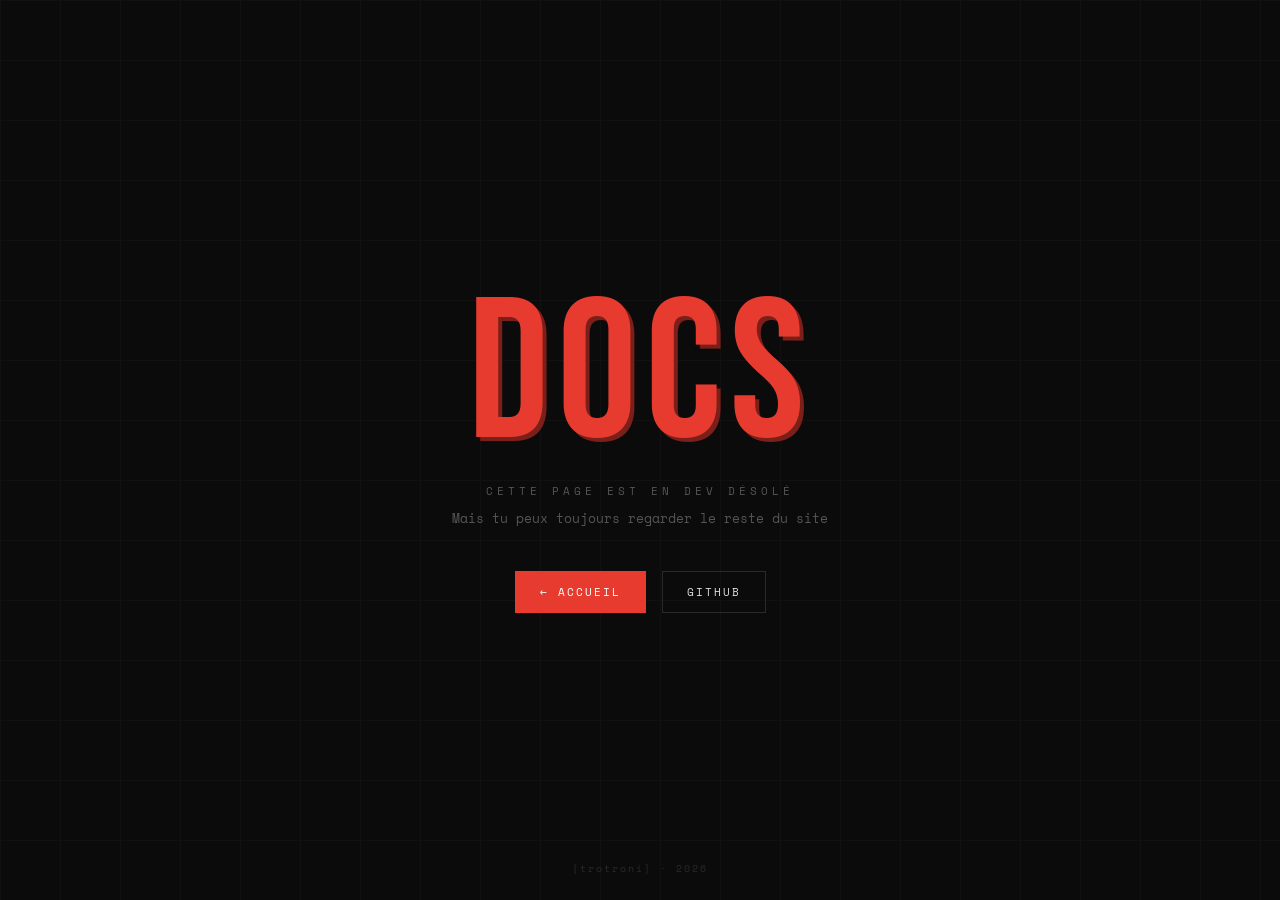
<file: docs/index.html>
<!DOCTYPE html>
<html lang="fr">
<head>
    <meta charset="UTF-8">
    <meta name="viewport" content="width=device-width, initial-scale=1.0">
    <title>404 — trotroni</title>
    <link rel="preconnect" href="https://fonts.googleapis.com">
    <link href="https://fonts.googleapis.com/css2?family=Bebas+Neue&family=Space+Mono:wght@400;700&display=swap" rel="stylesheet">
    <link rel="icon" href="../toontrad-red-favicon.svg">
    <style>
        :root {
            --bg:     #0b0b0b;
            --border: #1e1e1e;
            --accent: #e63b2e;
            --text:   #e0e0e0;
            --dim:    #555;
        }
        *, *::before, *::after { box-sizing: border-box; margin: 0; padding: 0; }
        body {
            background: var(--bg);
            color: var(--text);
            font-family: 'Space Mono', monospace;
            min-height: 100vh;
            display: flex;
            flex-direction: column;
            align-items: center;
            justify-content: center;
            padding: 40px 20px;
            overflow: hidden;
        }
        /* Grid bg */
        body::before {
            content: '';
            position: fixed; inset: 0;
            background-image:
                    linear-gradient(var(--border) 1px, transparent 1px),
                    linear-gradient(90deg, var(--border) 1px, transparent 1px);
            background-size: 60px 60px;
            opacity: 0.35;
            pointer-events: none;
        }
        .container {
            position: relative;
            text-align: center;
            max-width: 520px;
        }
        .num {
            font-family: 'Bebas Neue', sans-serif;
            font-size: clamp(120px, 25vw, 200px);
            line-height: 0.9;
            color: var(--accent);
            letter-spacing: 8px;
            text-shadow: 4px 4px 0 #7a1f19;
            animation: glitch 4s linear infinite;
        }
        @keyframes glitch {
            0%, 95%, 100% { text-shadow: 4px 4px 0 #7a1f19; transform: none; }
            96%            { text-shadow: -3px 0 #3b82f6, 3px 0 var(--accent); transform: skewX(-1deg); }
            97%            { text-shadow: 3px 0 #3b82f6, -3px 0 var(--accent); transform: skewX(1deg); }
            98%            { text-shadow: 4px 4px 0 #7a1f19; transform: none; }
        }
        .label {
            font-size: 11px;
            letter-spacing: 4px;
            text-transform: uppercase;
            color: var(--dim);
            margin: 16px 0 8px;
        }
        .msg {
            font-size: 13px;
            color: var(--dim);
            line-height: 1.8;
            margin-bottom: 40px;
        }
        .msg code {
            background: #1a1a1a;
            border: 1px solid var(--border);
            padding: 2px 8px;
            color: var(--accent);
            font-family: 'Space Mono', monospace;
            font-size: 12px;
        }
        .actions { display: flex; gap: 16px; justify-content: center; flex-wrap: wrap; }
        .btn {
            font-family: 'Space Mono', monospace;
            font-size: 11px;
            letter-spacing: 2px;
            text-transform: uppercase;
            padding: 12px 24px;
            border: 1px solid;
            cursor: pointer;
            text-decoration: none;
            transition: background 0.2s, color 0.2s;
        }
        .btn-primary { background: var(--accent); color: #fff; border-color: var(--accent); }
        .btn-primary:hover { background: #c4312a; }
        .btn-ghost { background: transparent; color: var(--text); border-color: #2a2a2a; }
        .btn-ghost:hover { border-color: var(--accent); color: var(--accent); }
        .footer-note {
            position: fixed;
            bottom: 24px;
            font-size: 10px;
            letter-spacing: 2px;
            color: #2a2a2a;
        }
    </style>
</head>
<body>
<div class="container">
    <div class="num">DOCS</div>
    <div class="label">Cette page est en dev désolé</div>
    <p class="msg">
        Mais tu peux toujours regarder le reste du site</p>
    <div class="actions">
        <a href="/toontrad" class="btn btn-primary">← Accueil</a>
        <a href="https://github.com/trotroni/toontrad" target="_blank" rel="noopener" class="btn btn-ghost">GitHub</a>
    </div>
</div>
<div class="footer-note">[trotroni] · 2026</div>
</body>
</html>
</file>
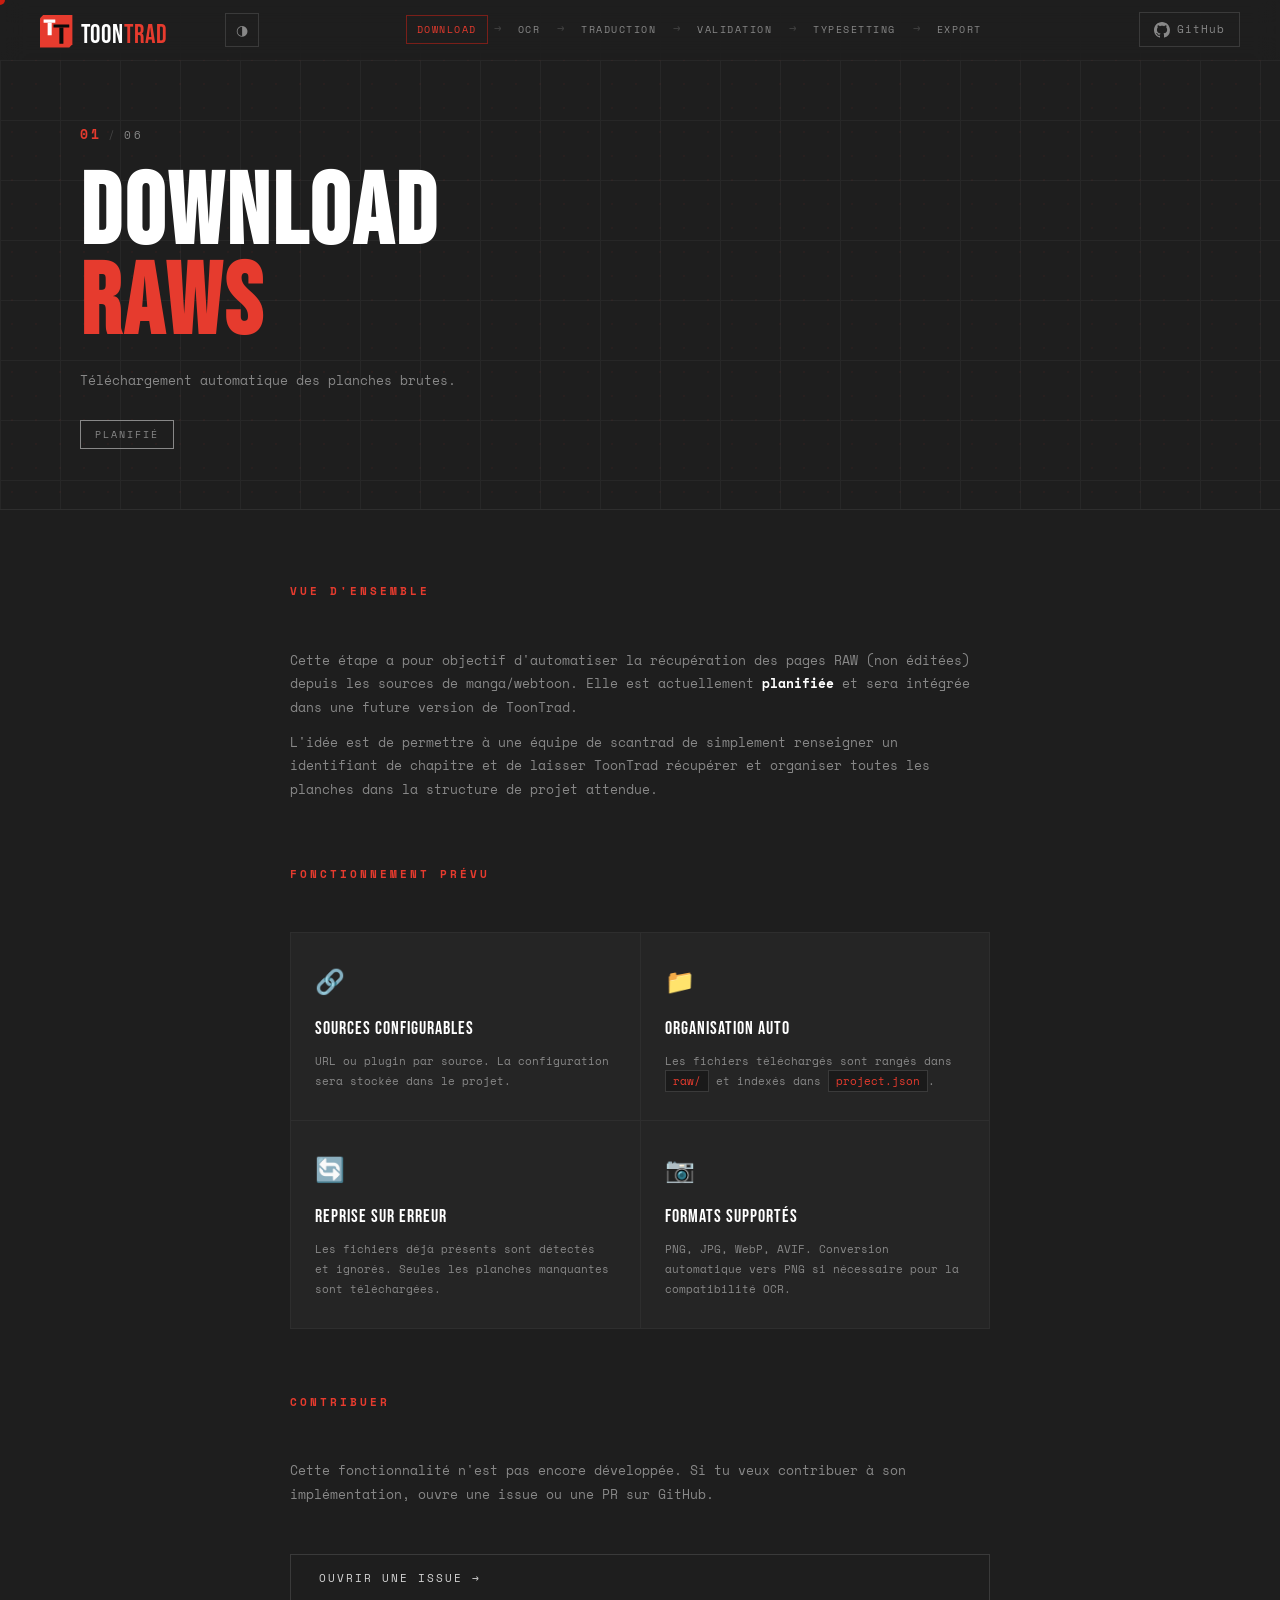
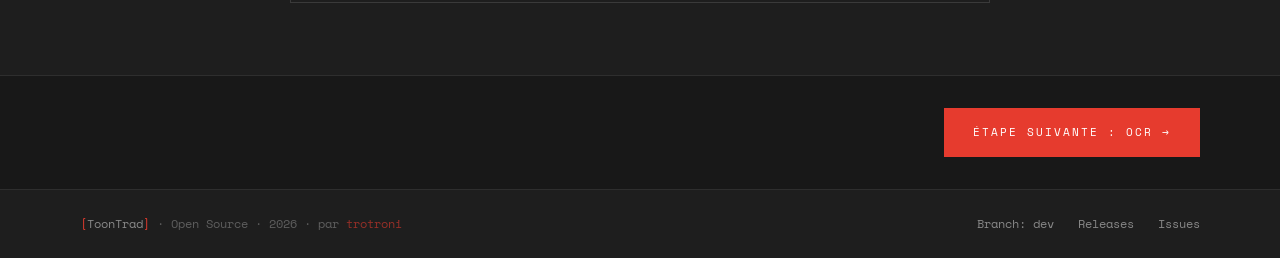
<file: pipeline/download.html>
<!DOCTYPE html>
<html lang="fr">
<head>
  <meta charset="UTF-8">
  <meta name="viewport" content="width=device-width, initial-scale=1.0">
  <title>ToonTrad — Étape 01 · Download RAWs</title>
  <link rel="preconnect" href="https://fonts.googleapis.com">
  <link href="https://fonts.googleapis.com/css2?family=Bebas+Neue&family=Space+Mono:ital,wght@0,400;0,700;1,400&display=swap" rel="stylesheet">
  <link rel="stylesheet" href="../css/style.css">
  <link rel="stylesheet" href="../css/animations.css">
  <link rel="stylesheet" href="../css/pipeline.css">
  <link rel="icon" href="../toontrad-red-favicon.svg">
</head>
<body>
  <div class="cursor" id="cursor"></div>

  <nav class="nav" id="nav">
    <a href="/toontrad/index.html" class="nav-logo">
      <!-- Wordmark fond sombre (défaut) -->
      <svg class="logo-dark" xmlns="http://www.w3.org/2000/svg" viewBox="0 0 340 80" height="36" role="img" aria-label="ToonTrad">
        <polygon points="7,0 72,0 72,65 65,72 0,72 0,7" fill="#e63b2e"/>
        <rect x="8"  y="10" width="26" height="7"  rx="0.5" fill="white"/>
        <rect x="17" y="17" width="9"  height="28" rx="0.5" fill="white"/>
        <rect x="30" y="21" width="35" height="7"  rx="0.5" fill="#0b0b0b"/>
        <rect x="43" y="28" width="9"  height="36" rx="0.5" fill="#0b0b0b"/>
        <text font-family="'Bebas Neue', Impact, 'Arial Black', sans-serif" font-size="58" letter-spacing="2" y="62">
          <tspan x="90" fill="white">TOON</tspan><tspan fill="#e63b2e">TRAD</tspan>
        </text>
      </svg>
      <!-- Wordmark fond clair -->
      <svg class="logo-light" xmlns="http://www.w3.org/2000/svg" viewBox="0 0 340 80" height="36" role="img" aria-label="ToonTrad">
        <polygon points="7,0 72,0 72,65 65,72 0,72 0,7" fill="#1a1614"/>
        <rect x="8"  y="10" width="26" height="7"  rx="0.5" fill="#e63b2e"/>
        <rect x="17" y="17" width="9"  height="28" rx="0.5" fill="#e63b2e"/>
        <rect x="30" y="21" width="35" height="7"  rx="0.5" fill="white"/>
        <rect x="43" y="28" width="9"  height="36" rx="0.5" fill="white"/>
        <text font-family="'Bebas Neue', Impact, 'Arial Black', sans-serif" font-size="58" letter-spacing="2" y="62">
          <tspan x="90" fill="#1a1614">TOON</tspan><tspan fill="#e63b2e">TRAD</tspan>
        </text>
      </svg>
    </a>
    <button class="theme-toggle" id="themeToggle" aria-label="Changer le thème">
      <span class="theme-icon" id="themeIcon">☽</span>
    </button>
    <div class="pipe-nav-steps" id="pipeNav">
      <a href="download.html"    class="pipe-nav-step active"   data-n="01">Download</a>
      <span class="pipe-nav-sep">→</span>
      <a href="ocr.html"         class="pipe-nav-step"          data-n="02">OCR</a>
      <span class="pipe-nav-sep">→</span>
      <a href="translation.html" class="pipe-nav-step"          data-n="03">Traduction</a>
      <span class="pipe-nav-sep">→</span>
      <a href="validation.html"  class="pipe-nav-step"          data-n="04">Validation</a>
      <span class="pipe-nav-sep">→</span>
      <a href="typesetting.html" class="pipe-nav-step"          data-n="05">Typesetting</a>
      <span class="pipe-nav-sep">→</span>
      <a href="export.html"      class="pipe-nav-step"          data-n="06">Export</a>
    </div>
    <a href="https://github.com/trotroni/toontrad" target="_blank" rel="noopener" class="nav-gh">
      <svg width="16" height="16" viewBox="0 0 24 24" fill="currentColor"><path d="M12 0C5.37 0 0 5.37 0 12c0 5.31 3.435 9.795 8.205 11.385.6.105.825-.255.825-.57 0-.285-.015-1.23-.015-2.235-3.015.555-3.795-.735-4.035-1.41-.135-.345-.72-1.41-1.23-1.695-.42-.225-1.02-.78-.015-.795.945-.015 1.62.87 1.845 1.23 1.08 1.815 2.805 1.305 3.495.99.105-.78.42-1.305.765-1.605-2.67-.3-5.46-1.335-5.46-5.925 0-1.305.465-2.385 1.23-3.225-.12-.3-.54-1.53.12-3.18 0 0 1.005-.315 3.3 1.23.96-.27 1.98-.405 3-.405s2.04.135 3 .405c2.295-1.56 3.3-1.23 3.3-1.23.66 1.65.24 2.88.12 3.18.765.84 1.23 1.905 1.23 3.225 0 4.605-2.805 5.625-5.475 5.925.435.375.81 1.095.81 2.22 0 1.605-.015 2.895-.015 3.3 0 .315.225.69.825.57A12.02 12.02 0 0 0 24 12c0-6.63-5.37-12-12-12z"/></svg>
      GitHub
    </a>
  </nav>

  <div class="pipe-hero">
    <div class="pipe-hero-bg"><div class="grid-lines"></div><div class="halftone"></div></div>
    <div class="pipe-hero-content">
      <div class="pipe-step-badge reveal"><span class="pipe-step-num">01</span><span class="pipe-step-sep">/</span><span class="pipe-step-total">06</span></div>
      <h1 class="pipe-title reveal">Download<br><span class="accent-text">RAWs</span></h1>
      <p class="pipe-tagline reveal">Téléchargement automatique des planches brutes.</p>
      <div class="pipe-status-badge reveal todo-badge">Planifié</div>
    </div>
  </div>

  <div class="pipe-body">

    <div class="pipe-section reveal">
      <div class="section-label"><span class="section-num">Vue d'ensemble</span></div>
      <div class="pipe-text-block">
        <p>Cette étape a pour objectif d'automatiser la récupération des pages RAW (non éditées) depuis les sources de manga/webtoon. Elle est actuellement <strong>planifiée</strong> et sera intégrée dans une future version de ToonTrad.</p>
        <p>L'idée est de permettre à une équipe de scantrad de simplement renseigner un identifiant de chapitre et de laisser ToonTrad récupérer et organiser toutes les planches dans la structure de projet attendue.</p>
      </div>
    </div>

    <div class="pipe-section reveal">
      <div class="section-label"><span class="section-num">Fonctionnement prévu</span></div>
      <div class="pipe-features-grid">
        <div class="pipe-feature">
          <div class="pipe-feature-icon">🔗</div>
          <div class="pipe-feature-name">Sources configurables</div>
          <p class="pipe-feature-desc">URL ou plugin par source. La configuration sera stockée dans le projet.</p>
        </div>
        <div class="pipe-feature">
          <div class="pipe-feature-icon">📁</div>
          <div class="pipe-feature-name">Organisation auto</div>
          <p class="pipe-feature-desc">Les fichiers téléchargés sont rangés dans <code>raw/</code> et indexés dans <code>project.json</code>.</p>
        </div>
        <div class="pipe-feature">
          <div class="pipe-feature-icon">🔄</div>
          <div class="pipe-feature-name">Reprise sur erreur</div>
          <p class="pipe-feature-desc">Les fichiers déjà présents sont détectés et ignorés. Seules les planches manquantes sont téléchargées.</p>
        </div>
        <div class="pipe-feature">
          <div class="pipe-feature-icon">📷</div>
          <div class="pipe-feature-name">Formats supportés</div>
          <p class="pipe-feature-desc">PNG, JPG, WebP, AVIF. Conversion automatique vers PNG si nécessaire pour la compatibilité OCR.</p>
        </div>
      </div>
    </div>

    <div class="pipe-section reveal">
      <div class="section-label"><span class="section-num">Contribuer</span></div>
      <div class="pipe-text-block">
        <p>Cette fonctionnalité n'est pas encore développée. Si tu veux contribuer à son implémentation, ouvre une issue ou une PR sur GitHub.</p>
      </div>
      <a href="https://github.com/trotroni/toontrad/issues" target="_blank" rel="noopener" class="btn btn-ghost" style="margin-top:24px">Ouvrir une issue →</a>
    </div>

  </div>

  <div class="pipe-nav-footer">
    <span class="pipe-nav-ghost"></span>
    <a href="ocr.html" class="btn btn-primary">Étape suivante : OCR →</a>
  </div>

  <!-- ═══ FOOTER ═══ -->
  <footer class="footer">
    <div class="footer-left">
      <span class="accent">[</span>ToonTrad<span class="accent">]</span>
      <span class="footer-copy">· Open Source · 2026 · par <a href="https://github.com/trotroni" target="_blank" class="footer-author">trotroni</a></span>
    </div>
    <div class="footer-right">
      <a href="https://github.com/trotroni/toontrad/tree/dev" target="_blank" rel="noopener" class="footer-link">Branch: dev</a>
      <a href="https://github.com/trotroni/toontrad/releases" target="_blank" rel="noopener" class="footer-link">Releases</a>
      <a href="https://github.com/trotroni/toontrad/issues" target="_blank" rel="noopener" class="footer-link">Issues</a>
    </div>
  </footer>

  <script src="../js/main.js"></script>
</body>
</html>
</file>
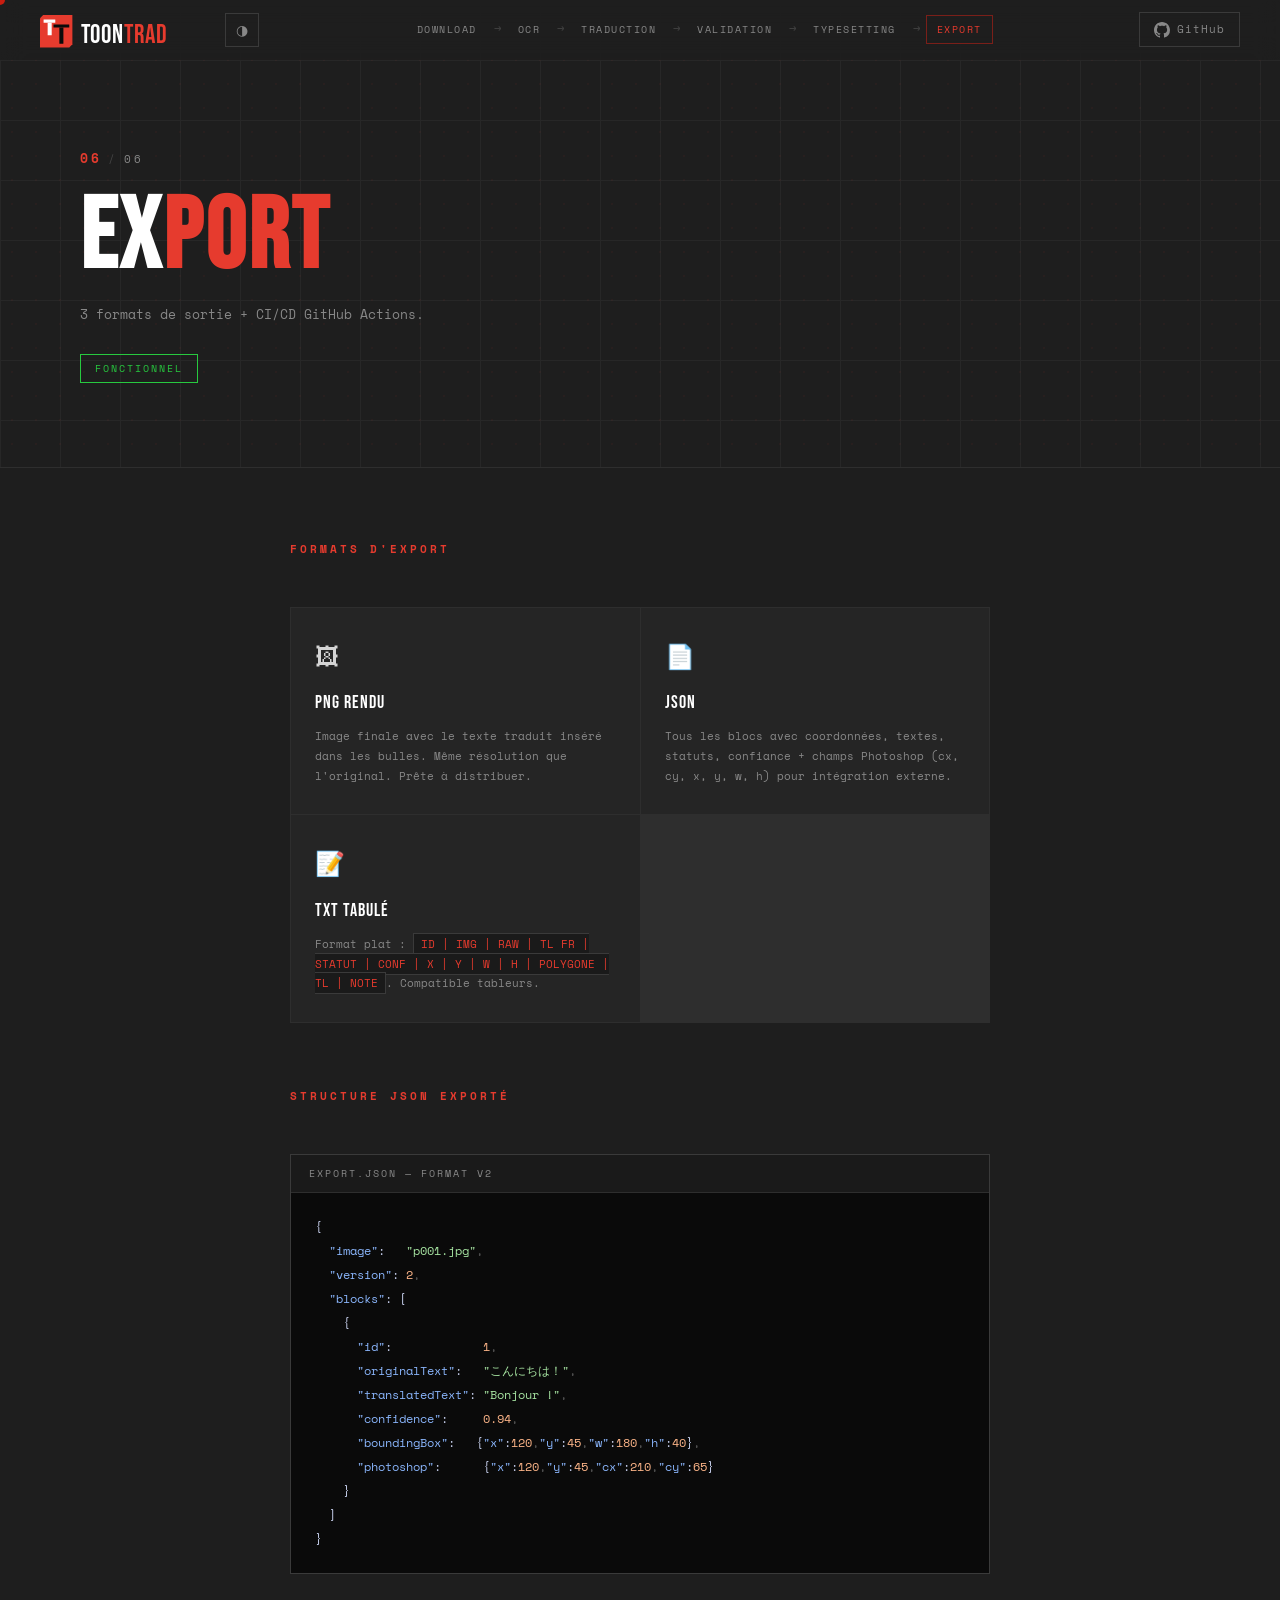
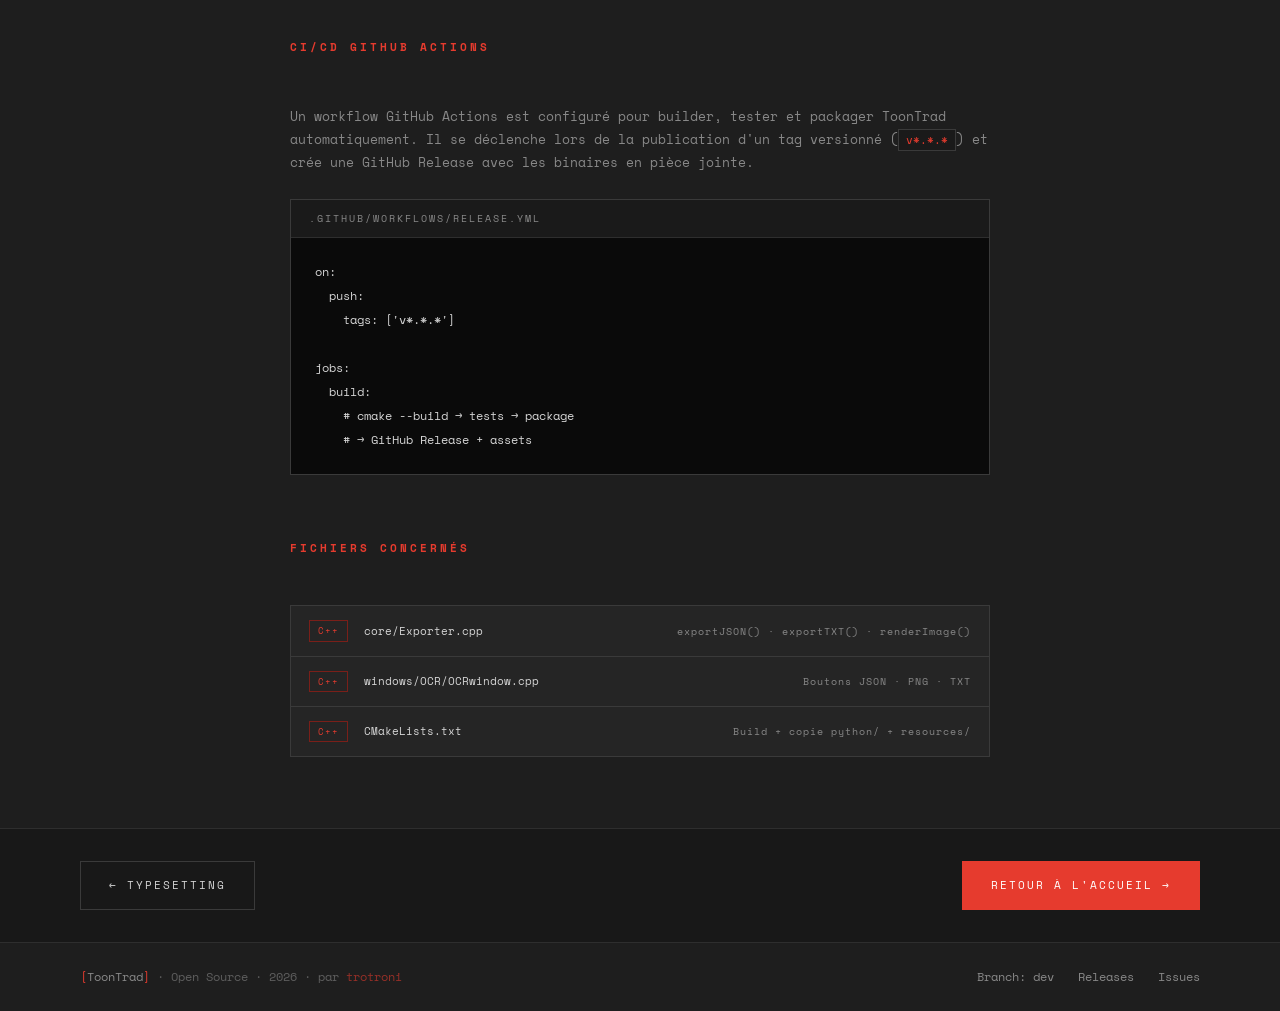
<file: pipeline/export.html>
<!DOCTYPE html>
<html lang="fr">
<head>
  <meta charset="UTF-8">
  <meta name="viewport" content="width=device-width, initial-scale=1.0">
  <title>ToonTrad — Étape 06 · Export</title>
  <link rel="preconnect" href="https://fonts.googleapis.com">
  <link href="https://fonts.googleapis.com/css2?family=Bebas+Neue&family=Space+Mono:ital,wght@0,400;0,700;1,400&display=swap" rel="stylesheet">
  <link rel="stylesheet" href="../css/style.css">
  <link rel="stylesheet" href="../css/animations.css">
  <link rel="stylesheet" href="../css/pipeline.css">
  <link rel="icon" href="../toontrad-red-favicon.svg">
</head>
<body>
  <div class="cursor" id="cursor"></div>

  <nav class="nav" id="nav">
    <a href="/toontrad/index.html" class="nav-logo">
      <!-- Wordmark fond sombre (défaut) -->
      <svg class="logo-dark" xmlns="http://www.w3.org/2000/svg" viewBox="0 0 340 80" height="36" role="img" aria-label="ToonTrad">
        <polygon points="7,0 72,0 72,65 65,72 0,72 0,7" fill="#e63b2e"/>
        <rect x="8"  y="10" width="26" height="7"  rx="0.5" fill="white"/>
        <rect x="17" y="17" width="9"  height="28" rx="0.5" fill="white"/>
        <rect x="30" y="21" width="35" height="7"  rx="0.5" fill="#0b0b0b"/>
        <rect x="43" y="28" width="9"  height="36" rx="0.5" fill="#0b0b0b"/>
        <text font-family="'Bebas Neue', Impact, 'Arial Black', sans-serif" font-size="58" letter-spacing="2" y="62">
          <tspan x="90" fill="white">TOON</tspan><tspan fill="#e63b2e">TRAD</tspan>
        </text>
      </svg>
      <!-- Wordmark fond clair -->
      <svg class="logo-light" xmlns="http://www.w3.org/2000/svg" viewBox="0 0 340 80" height="36" role="img" aria-label="ToonTrad">
        <polygon points="7,0 72,0 72,65 65,72 0,72 0,7" fill="#1a1614"/>
        <rect x="8"  y="10" width="26" height="7"  rx="0.5" fill="#e63b2e"/>
        <rect x="17" y="17" width="9"  height="28" rx="0.5" fill="#e63b2e"/>
        <rect x="30" y="21" width="35" height="7"  rx="0.5" fill="white"/>
        <rect x="43" y="28" width="9"  height="36" rx="0.5" fill="white"/>
        <text font-family="'Bebas Neue', Impact, 'Arial Black', sans-serif" font-size="58" letter-spacing="2" y="62">
          <tspan x="90" fill="#1a1614">TOON</tspan><tspan fill="#e63b2e">TRAD</tspan>
        </text>
      </svg>
    </a>
    <button class="theme-toggle" id="themeToggle" aria-label="Changer le thème">
      <span class="theme-icon" id="themeIcon">☽</span>
    </button>
    <div class="pipe-nav-steps" id="pipeNav">
      <a href="download.html"    class="pipe-nav-step"        data-n="01">Download</a>
      <span class="pipe-nav-sep">→</span>
      <a href="ocr.html"         class="pipe-nav-step"        data-n="02">OCR</a>
      <span class="pipe-nav-sep">→</span>
      <a href="translation.html" class="pipe-nav-step"        data-n="03">Traduction</a>
      <span class="pipe-nav-sep">→</span>
      <a href="validation.html"  class="pipe-nav-step"        data-n="04">Validation</a>
      <span class="pipe-nav-sep">→</span>
      <a href="typesetting.html" class="pipe-nav-step"        data-n="05">Typesetting</a>
      <span class="pipe-nav-sep">→</span>
      <a href="export.html"      class="pipe-nav-step active" data-n="06">Export</a>
    </div>
    <a href="https://github.com/trotroni/toontrad" target="_blank" rel="noopener" class="nav-gh">
      <svg width="16" height="16" viewBox="0 0 24 24" fill="currentColor"><path d="M12 0C5.37 0 0 5.37 0 12c0 5.31 3.435 9.795 8.205 11.385.6.105.825-.255.825-.57 0-.285-.015-1.23-.015-2.235-3.015.555-3.795-.735-4.035-1.41-.135-.345-.72-1.41-1.23-1.695-.42-.225-1.02-.78-.015-.795.945-.015 1.62.87 1.845 1.23 1.08 1.815 2.805 1.305 3.495.99.105-.78.42-1.305.765-1.605-2.67-.3-5.46-1.335-5.46-5.925 0-1.305.465-2.385 1.23-3.225-.12-.3-.54-1.53.12-3.18 0 0 1.005-.315 3.3 1.23.96-.27 1.98-.405 3-.405s2.04.135 3 .405c2.295-1.56 3.3-1.23 3.3-1.23.66 1.65.24 2.88.12 3.18.765.84 1.23 1.905 1.23 3.225 0 4.605-2.805 5.625-5.475 5.925.435.375.81 1.095.81 2.22 0 1.605-.015 2.895-.015 3.3 0 .315.225.69.825.57A12.02 12.02 0 0 0 24 12c0-6.63-5.37-12-12-12z"/></svg>
      GitHub
    </a>
  </nav>

  <div class="pipe-hero">
    <div class="pipe-hero-bg"><div class="grid-lines"></div><div class="halftone"></div></div>
    <div class="pipe-hero-content">
      <div class="pipe-step-badge reveal"><span class="pipe-step-num">06</span><span class="pipe-step-sep">/</span><span class="pipe-step-total">06</span></div>
      <h1 class="pipe-title reveal">Ex<span class="accent-text">port</span></h1>
      <p class="pipe-tagline reveal">3 formats de sortie + CI/CD GitHub Actions.</p>
      <div class="pipe-status-badge reveal done-badge">Fonctionnel</div>
    </div>
  </div>

  <div class="pipe-body">

    <div class="pipe-section reveal">
      <div class="section-label"><span class="section-num">Formats d'export</span></div>
      <div class="pipe-features-grid">
        <div class="pipe-feature">
          <div class="pipe-feature-icon">🖼</div>
          <div class="pipe-feature-name">PNG rendu</div>
          <p class="pipe-feature-desc">Image finale avec le texte traduit inséré dans les bulles. Même résolution que l'original. Prête à distribuer.</p>
        </div>
        <div class="pipe-feature">
          <div class="pipe-feature-icon">📄</div>
          <div class="pipe-feature-name">JSON</div>
          <p class="pipe-feature-desc">Tous les blocs avec coordonnées, textes, statuts, confiance + champs Photoshop (cx, cy, x, y, w, h) pour intégration externe.</p>
        </div>
        <div class="pipe-feature">
          <div class="pipe-feature-icon">📝</div>
          <div class="pipe-feature-name">TXT tabulé</div>
          <p class="pipe-feature-desc">Format plat : <code>ID | IMG | RAW | TL FR | STATUT | CONF | X | Y | W | H | POLYGONE | TL | NOTE</code>. Compatible tableurs.</p>
        </div>
      </div>
    </div>

    <div class="pipe-section reveal">
      <div class="section-label"><span class="section-num">Structure JSON exporté</span></div>
      <div class="pipe-codeblock">
        <div class="pipe-codeblock-bar">export.json — format v2</div>
        <div class="pipe-codeblock-body"><span class="jb">{</span>
  <span class="jk">"image"</span><span class="jo">:</span>   <span class="js">"p001.jpg"</span><span class="jc">,</span>
  <span class="jk">"version"</span><span class="jo">:</span> <span class="jn">2</span><span class="jc">,</span>
  <span class="jk">"blocks"</span><span class="jo">:</span> <span class="jb">[</span>
    <span class="jb">{</span>
      <span class="jk">"id"</span><span class="jo">:</span>             <span class="jn">1</span><span class="jc">,</span>
      <span class="jk">"originalText"</span><span class="jo">:</span>   <span class="js">"こんにちは！"</span><span class="jc">,</span>
      <span class="jk">"translatedText"</span><span class="jo">:</span> <span class="js">"Bonjour !"</span><span class="jc">,</span>
      <span class="jk">"confidence"</span><span class="jo">:</span>     <span class="jn">0.94</span><span class="jc">,</span>
      <span class="jk">"boundingBox"</span><span class="jo">:</span>   <span class="jb">{</span><span class="jk">"x"</span><span class="jo">:</span><span class="jn">120</span><span class="jc">,</span><span class="jk">"y"</span><span class="jo">:</span><span class="jn">45</span><span class="jc">,</span><span class="jk">"w"</span><span class="jo">:</span><span class="jn">180</span><span class="jc">,</span><span class="jk">"h"</span><span class="jo">:</span><span class="jn">40</span><span class="jb">}</span><span class="jc">,</span>
      <span class="jk">"photoshop"</span><span class="jo">:</span>      <span class="jb">{</span><span class="jk">"x"</span><span class="jo">:</span><span class="jn">120</span><span class="jc">,</span><span class="jk">"y"</span><span class="jo">:</span><span class="jn">45</span><span class="jc">,</span><span class="jk">"cx"</span><span class="jo">:</span><span class="jn">210</span><span class="jc">,</span><span class="jk">"cy"</span><span class="jo">:</span><span class="jn">65</span><span class="jb">}</span>
    <span class="jb">}</span>
  <span class="jb">]</span>
<span class="jb">}</span></div>
      </div>
    </div>

    <div class="pipe-section reveal">
      <div class="section-label"><span class="section-num">CI/CD GitHub Actions</span></div>
      <div class="pipe-text-block">
        <p>Un workflow GitHub Actions est configuré pour builder, tester et packager ToonTrad automatiquement. Il se déclenche lors de la publication d'un tag versionné (<code>v*.*.*</code>) et crée une GitHub Release avec les binaires en pièce jointe.</p>
      </div>
      <div class="pipe-codeblock">
        <div class="pipe-codeblock-bar">.github/workflows/release.yml</div>
        <div class="pipe-codeblock-body"><span class="cs-k">on</span>:
  <span class="cs-k">push</span>:
    <span class="cs-k">tags</span>: [<span class="cs-s">'v*.*.*'</span>]

<span class="cs-k">jobs</span>:
  <span class="cs-k">build</span>:
    <span class="cs-c"># cmake --build → tests → package</span>
    <span class="cs-c"># → GitHub Release + assets</span></div>
      </div>
    </div>

    <div class="pipe-section reveal">
      <div class="section-label"><span class="section-num">Fichiers concernés</span></div>
      <div class="pipe-files">
        <div class="pipe-file"><span class="pipe-file-tag cpp">C++</span><code>core/Exporter.cpp</code><span class="pipe-file-desc">exportJSON() · exportTXT() · renderImage()</span></div>
        <div class="pipe-file"><span class="pipe-file-tag cpp">C++</span><code>windows/OCR/OCRwindow.cpp</code><span class="pipe-file-desc">Boutons JSON · PNG · TXT</span></div>
        <div class="pipe-file"><span class="pipe-file-tag cpp">C++</span><code>CMakeLists.txt</code><span class="pipe-file-desc">Build + copie python/ + resources/</span></div>
      </div>
    </div>

  </div>

  <div class="pipe-nav-footer">
    <a href="typesetting.html" class="btn btn-ghost">← Typesetting</a>
    <a href="../index.html" class="btn btn-primary">Retour à l'accueil →</a>
  </div>

  <!-- ═══ FOOTER ═══ -->
  <footer class="footer">
    <div class="footer-left">
      <span class="accent">[</span>ToonTrad<span class="accent">]</span>
      <span class="footer-copy">· Open Source · 2026 · par <a href="https://github.com/trotroni" target="_blank" class="footer-author">trotroni</a></span>
    </div>
    <div class="footer-right">
      <a href="https://github.com/trotroni/toontrad/tree/dev" target="_blank" rel="noopener" class="footer-link">Branch: dev</a>
      <a href="https://github.com/trotroni/toontrad/releases" target="_blank" rel="noopener" class="footer-link">Releases</a>
      <a href="https://github.com/trotroni/toontrad/issues" target="_blank" rel="noopener" class="footer-link">Issues</a>
    </div>
  </footer>

  <script src="../js/main.js"></script>
</body>
</html>
</file>
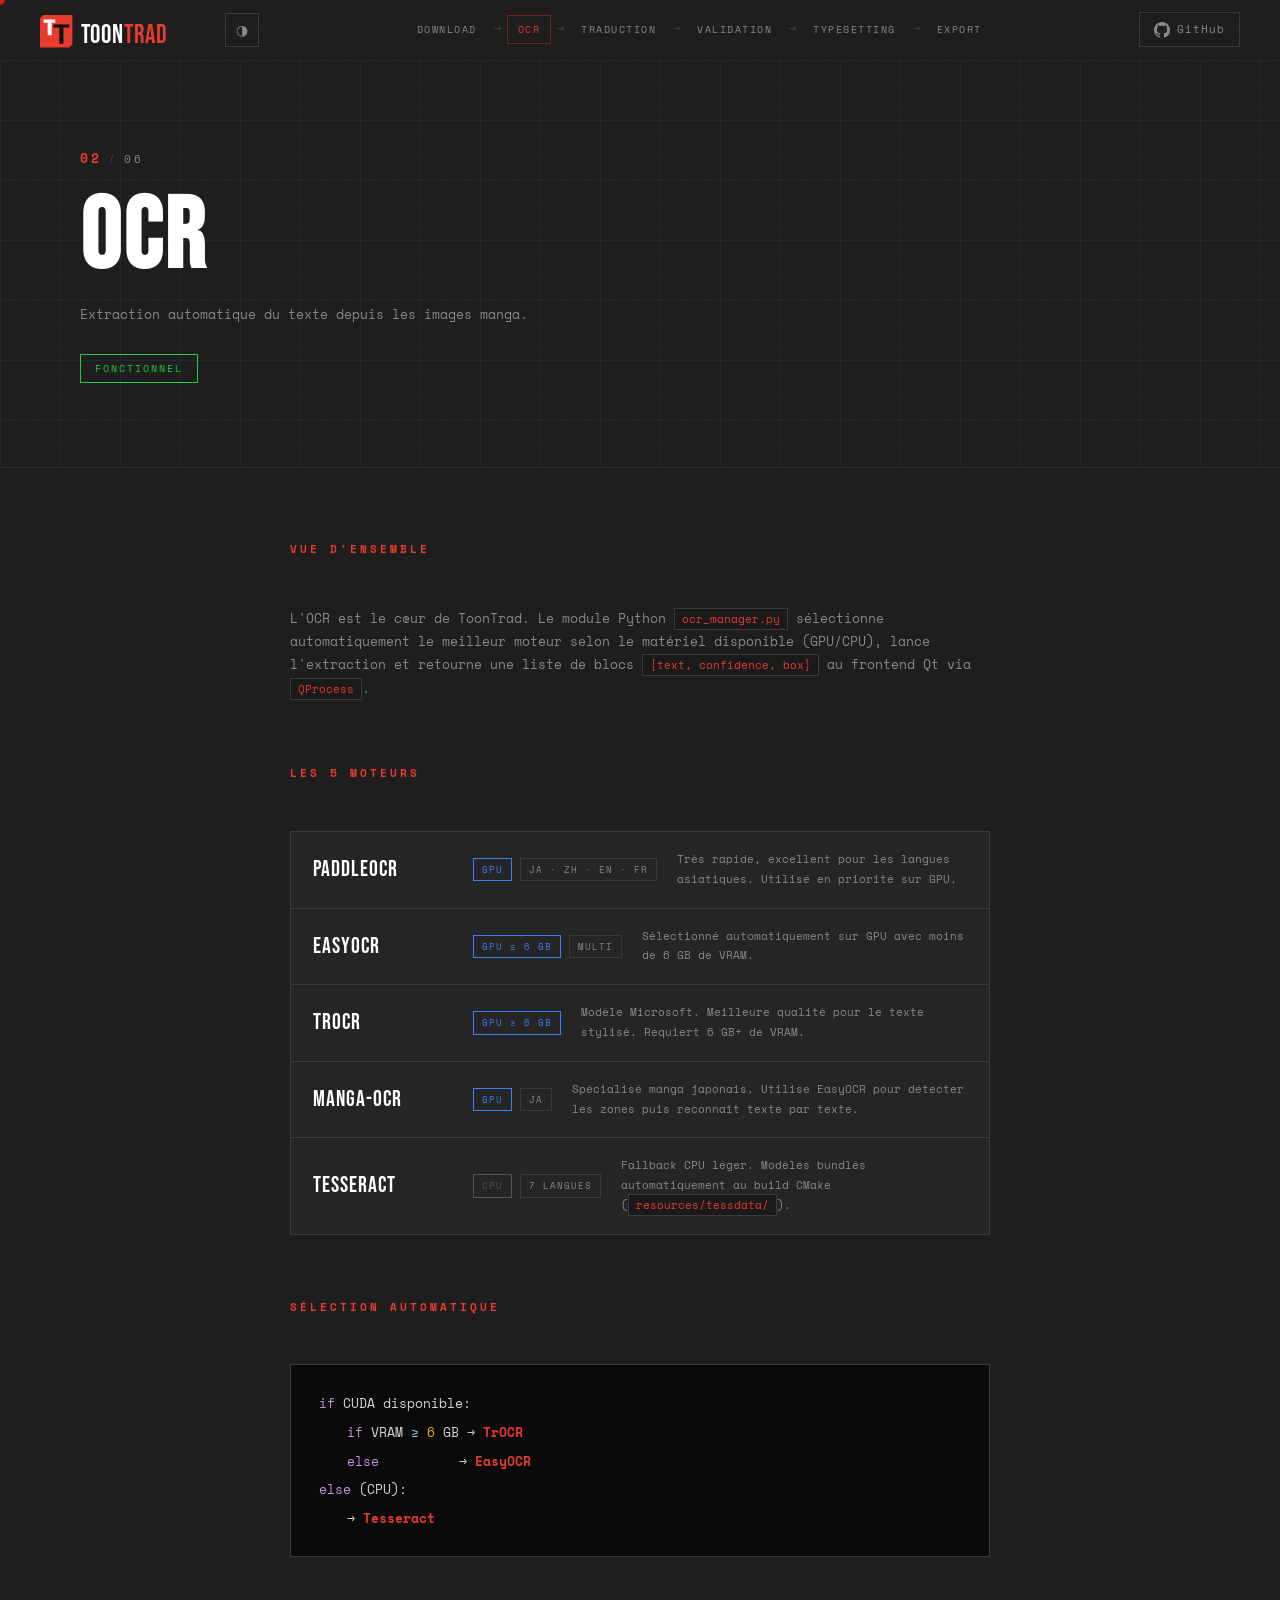
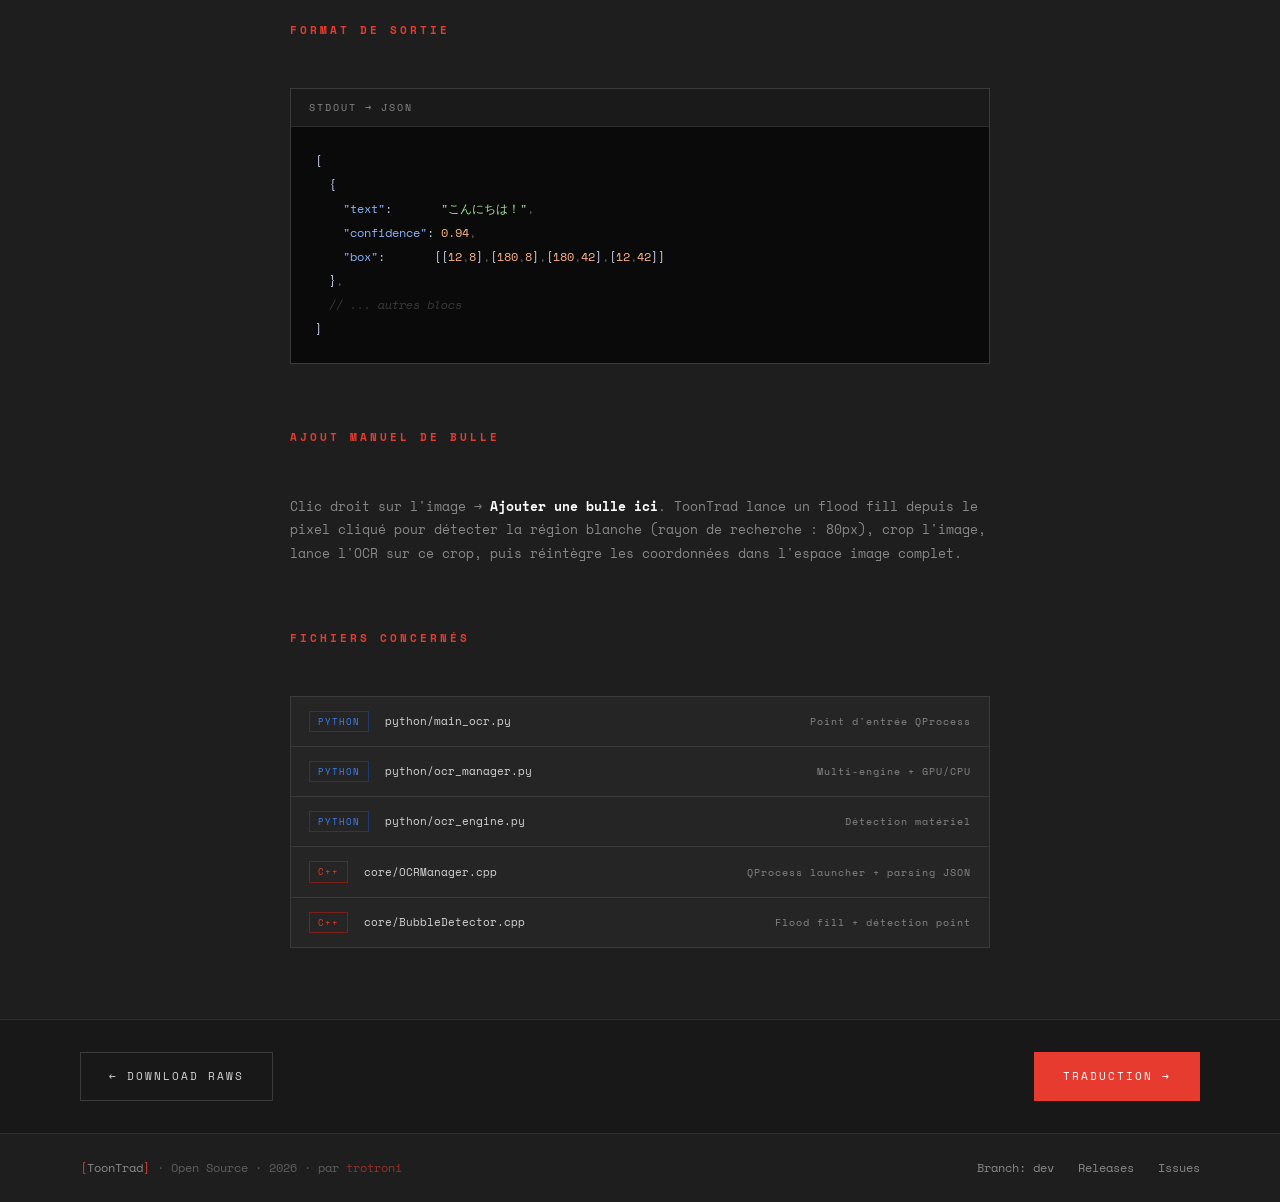
<file: pipeline/ocr.html>
<!DOCTYPE html>
<html lang="fr">
<head>
  <meta charset="UTF-8">
  <meta name="viewport" content="width=device-width, initial-scale=1.0">
  <title>ToonTrad — Étape 02 · OCR</title>
  <link rel="preconnect" href="https://fonts.googleapis.com">
  <link href="https://fonts.googleapis.com/css2?family=Bebas+Neue&family=Space+Mono:ital,wght@0,400;0,700;1,400&display=swap" rel="stylesheet">
  <link rel="stylesheet" href="../css/style.css">
  <link rel="stylesheet" href="../css/animations.css">
  <link rel="stylesheet" href="../css/pipeline.css">
  <link rel="icon" href="../toontrad-red-favicon.svg">
</head>
<body>
  <div class="cursor" id="cursor"></div>

  <nav class="nav" id="nav">
    <a href="/toontrad/index.html" class="nav-logo">
      <!-- Wordmark fond sombre (défaut) -->
      <svg class="logo-dark" xmlns="http://www.w3.org/2000/svg" viewBox="0 0 340 80" height="36" role="img" aria-label="ToonTrad">
        <polygon points="7,0 72,0 72,65 65,72 0,72 0,7" fill="#e63b2e"/>
        <rect x="8"  y="10" width="26" height="7"  rx="0.5" fill="white"/>
        <rect x="17" y="17" width="9"  height="28" rx="0.5" fill="white"/>
        <rect x="30" y="21" width="35" height="7"  rx="0.5" fill="#0b0b0b"/>
        <rect x="43" y="28" width="9"  height="36" rx="0.5" fill="#0b0b0b"/>
        <text font-family="'Bebas Neue', Impact, 'Arial Black', sans-serif" font-size="58" letter-spacing="2" y="62">
          <tspan x="90" fill="white">TOON</tspan><tspan fill="#e63b2e">TRAD</tspan>
        </text>
      </svg>
      <!-- Wordmark fond clair -->
      <svg class="logo-light" xmlns="http://www.w3.org/2000/svg" viewBox="0 0 340 80" height="36" role="img" aria-label="ToonTrad">
        <polygon points="7,0 72,0 72,65 65,72 0,72 0,7" fill="#1a1614"/>
        <rect x="8"  y="10" width="26" height="7"  rx="0.5" fill="#e63b2e"/>
        <rect x="17" y="17" width="9"  height="28" rx="0.5" fill="#e63b2e"/>
        <rect x="30" y="21" width="35" height="7"  rx="0.5" fill="white"/>
        <rect x="43" y="28" width="9"  height="36" rx="0.5" fill="white"/>
        <text font-family="'Bebas Neue', Impact, 'Arial Black', sans-serif" font-size="58" letter-spacing="2" y="62">
          <tspan x="90" fill="#1a1614">TOON</tspan><tspan fill="#e63b2e">TRAD</tspan>
        </text>
      </svg>
    </a>
    <button class="theme-toggle" id="themeToggle" aria-label="Changer le thème">
      <span class="theme-icon" id="themeIcon">☽</span>
    </button>
    <div class="pipe-nav-steps" id="pipeNav">
      <a href="download.html"    class="pipe-nav-step"         data-n="01">Download</a>
      <span class="pipe-nav-sep">→</span>
      <a href="ocr.html"         class="pipe-nav-step active"  data-n="02">OCR</a>
      <span class="pipe-nav-sep">→</span>
      <a href="translation.html" class="pipe-nav-step"         data-n="03">Traduction</a>
      <span class="pipe-nav-sep">→</span>
      <a href="validation.html"  class="pipe-nav-step"         data-n="04">Validation</a>
      <span class="pipe-nav-sep">→</span>
      <a href="typesetting.html" class="pipe-nav-step"         data-n="05">Typesetting</a>
      <span class="pipe-nav-sep">→</span>
      <a href="export.html"      class="pipe-nav-step"         data-n="06">Export</a>
    </div>
    <a href="https://github.com/trotroni/toontrad" target="_blank" rel="noopener" class="nav-gh">
      <svg width="16" height="16" viewBox="0 0 24 24" fill="currentColor"><path d="M12 0C5.37 0 0 5.37 0 12c0 5.31 3.435 9.795 8.205 11.385.6.105.825-.255.825-.57 0-.285-.015-1.23-.015-2.235-3.015.555-3.795-.735-4.035-1.41-.135-.345-.72-1.41-1.23-1.695-.42-.225-1.02-.78-.015-.795.945-.015 1.62.87 1.845 1.23 1.08 1.815 2.805 1.305 3.495.99.105-.78.42-1.305.765-1.605-2.67-.3-5.46-1.335-5.46-5.925 0-1.305.465-2.385 1.23-3.225-.12-.3-.54-1.53.12-3.18 0 0 1.005-.315 3.3 1.23.96-.27 1.98-.405 3-.405s2.04.135 3 .405c2.295-1.56 3.3-1.23 3.3-1.23.66 1.65.24 2.88.12 3.18.765.84 1.23 1.905 1.23 3.225 0 4.605-2.805 5.625-5.475 5.925.435.375.81 1.095.81 2.22 0 1.605-.015 2.895-.015 3.3 0 .315.225.69.825.57A12.02 12.02 0 0 0 24 12c0-6.63-5.37-12-12-12z"/></svg>
      GitHub
    </a>
  </nav>

  <div class="pipe-hero">
    <div class="pipe-hero-bg"><div class="grid-lines"></div><div class="halftone"></div></div>
    <div class="pipe-hero-content">
      <div class="pipe-step-badge reveal"><span class="pipe-step-num">02</span><span class="pipe-step-sep">/</span><span class="pipe-step-total">06</span></div>
      <h1 class="pipe-title reveal">OCR</h1>
      <p class="pipe-tagline reveal">Extraction automatique du texte depuis les images manga.</p>
      <div class="pipe-status-badge reveal done-badge">Fonctionnel</div>
    </div>
  </div>

  <div class="pipe-body">

    <div class="pipe-section reveal">
      <div class="section-label"><span class="section-num">Vue d'ensemble</span></div>
      <div class="pipe-text-block">
        <p>L'OCR est le cœur de ToonTrad. Le module Python <code>ocr_manager.py</code> sélectionne automatiquement le meilleur moteur selon le matériel disponible (GPU/CPU), lance l'extraction et retourne une liste de blocs <code>{text, confidence, box}</code> au frontend Qt via <code>QProcess</code>.</p>
      </div>
    </div>

    <div class="pipe-section reveal">
      <div class="section-label"><span class="section-num">Les 5 moteurs</span></div>
      <div class="pipe-engines">
        <div class="pipe-engine">
          <div class="pipe-engine-name">PaddleOCR</div>
          <div class="pipe-engine-tags"><span class="etag gpu">GPU</span><span class="etag lang">JA · ZH · EN · FR</span></div>
          <p class="pipe-engine-desc">Très rapide, excellent pour les langues asiatiques. Utilisé en priorité sur GPU.</p>
        </div>
        <div class="pipe-engine">
          <div class="pipe-engine-name">EasyOCR</div>
          <div class="pipe-engine-tags"><span class="etag gpu">GPU ≤ 6 GB</span><span class="etag lang">Multi</span></div>
          <p class="pipe-engine-desc">Sélectionné automatiquement sur GPU avec moins de 6 GB de VRAM.</p>
        </div>
        <div class="pipe-engine">
          <div class="pipe-engine-name">TrOCR</div>
          <div class="pipe-engine-tags"><span class="etag gpu">GPU ≥ 6 GB</span></div>
          <p class="pipe-engine-desc">Modèle Microsoft. Meilleure qualité pour le texte stylisé. Requiert 6 GB+ de VRAM.</p>
        </div>
        <div class="pipe-engine">
          <div class="pipe-engine-name">manga-ocr</div>
          <div class="pipe-engine-tags"><span class="etag gpu">GPU</span><span class="etag lang">JA</span></div>
          <p class="pipe-engine-desc">Spécialisé manga japonais. Utilise EasyOCR pour détecter les zones puis reconnaît texte par texte.</p>
        </div>
        <div class="pipe-engine">
          <div class="pipe-engine-name">Tesseract</div>
          <div class="pipe-engine-tags"><span class="etag cpu">CPU</span><span class="etag lang">7 langues</span></div>
          <p class="pipe-engine-desc">Fallback CPU léger. Modèles bundlés automatiquement au build CMake (<code>resources/tessdata/</code>).</p>
        </div>
      </div>
    </div>

    <div class="pipe-section reveal">
      <div class="section-label"><span class="section-num">Sélection automatique</span></div>
      <div class="logic-block">
        <div class="logic-line"><span class="lk">if</span> CUDA disponible:</div>
        <div class="logic-line indent"><span class="lk">if</span> VRAM <span class="lo">≥</span> <span class="ln">6</span> GB → <span class="lv">TrOCR</span></div>
        <div class="logic-line indent"><span class="lk">else</span>&nbsp;&nbsp;&nbsp;&nbsp;&nbsp;&nbsp;&nbsp;&nbsp;&nbsp;&nbsp;→ <span class="lv">EasyOCR</span></div>
        <div class="logic-line"><span class="lk">else</span> (CPU):</div>
        <div class="logic-line indent">→ <span class="lv">Tesseract</span></div>
      </div>
    </div>

    <div class="pipe-section reveal">
      <div class="section-label"><span class="section-num">Format de sortie</span></div>
      <div class="pipe-codeblock">
        <div class="pipe-codeblock-bar">stdout → JSON</div>
        <div class="pipe-codeblock-body"><span class="jb">[</span>
  <span class="jb">{</span>
    <span class="jk">"text"</span><span class="jo">:</span>       <span class="js">"こんにちは！"</span><span class="jc">,</span>
    <span class="jk">"confidence"</span><span class="jo">:</span> <span class="jn">0.94</span><span class="jc">,</span>
    <span class="jk">"box"</span><span class="jo">:</span>       <span class="jb">[[</span><span class="jn">12</span><span class="jc">,</span><span class="jn">8</span><span class="jb">]</span><span class="jc">,</span><span class="jb">[</span><span class="jn">180</span><span class="jc">,</span><span class="jn">8</span><span class="jb">]</span><span class="jc">,</span><span class="jb">[</span><span class="jn">180</span><span class="jc">,</span><span class="jn">42</span><span class="jb">]</span><span class="jc">,</span><span class="jb">[</span><span class="jn">12</span><span class="jc">,</span><span class="jn">42</span><span class="jb">]]</span>
  <span class="jb">}</span><span class="jc">,</span>
  <span class="jcmt">// ... autres blocs</span>
<span class="jb">]</span></div>
      </div>
    </div>

    <div class="pipe-section reveal">
      <div class="section-label"><span class="section-num">Ajout manuel de bulle</span></div>
      <div class="pipe-text-block">
        <p>Clic droit sur l'image → <strong>Ajouter une bulle ici</strong>. ToonTrad lance un flood fill depuis le pixel cliqué pour détecter la région blanche (rayon de recherche : 80px), crop l'image, lance l'OCR sur ce crop, puis réintègre les coordonnées dans l'espace image complet.</p>
      </div>
    </div>

    <div class="pipe-section reveal">
      <div class="section-label"><span class="section-num">Fichiers concernés</span></div>
      <div class="pipe-files">
        <div class="pipe-file"><span class="pipe-file-tag py">Python</span><code>python/main_ocr.py</code><span class="pipe-file-desc">Point d'entrée QProcess</span></div>
        <div class="pipe-file"><span class="pipe-file-tag py">Python</span><code>python/ocr_manager.py</code><span class="pipe-file-desc">Multi-engine + GPU/CPU</span></div>
        <div class="pipe-file"><span class="pipe-file-tag py">Python</span><code>python/ocr_engine.py</code><span class="pipe-file-desc">Détection matériel</span></div>
        <div class="pipe-file"><span class="pipe-file-tag cpp">C++</span><code>core/OCRManager.cpp</code><span class="pipe-file-desc">QProcess launcher + parsing JSON</span></div>
        <div class="pipe-file"><span class="pipe-file-tag cpp">C++</span><code>core/BubbleDetector.cpp</code><span class="pipe-file-desc">Flood fill + détection point</span></div>
      </div>
    </div>

  </div>

  <div class="pipe-nav-footer">
    <a href="download.html" class="btn btn-ghost">← Download RAWs</a>
    <a href="translation.html" class="btn btn-primary">Traduction →</a>
  </div>

  <!-- ═══ FOOTER ═══ -->
  <footer class="footer">
    <div class="footer-left">
      <span class="accent">[</span>ToonTrad<span class="accent">]</span>
      <span class="footer-copy">· Open Source · 2026 · par <a href="https://github.com/trotroni" target="_blank" class="footer-author">trotroni</a></span>
    </div>
    <div class="footer-right">
      <a href="https://github.com/trotroni/toontrad/tree/dev" target="_blank" rel="noopener" class="footer-link">Branch: dev</a>
      <a href="https://github.com/trotroni/toontrad/releases" target="_blank" rel="noopener" class="footer-link">Releases</a>
      <a href="https://github.com/trotroni/toontrad/issues" target="_blank" rel="noopener" class="footer-link">Issues</a>
    </div>
  </footer>

  <script src="../js/main.js"></script>
</body>
</html>
</file>
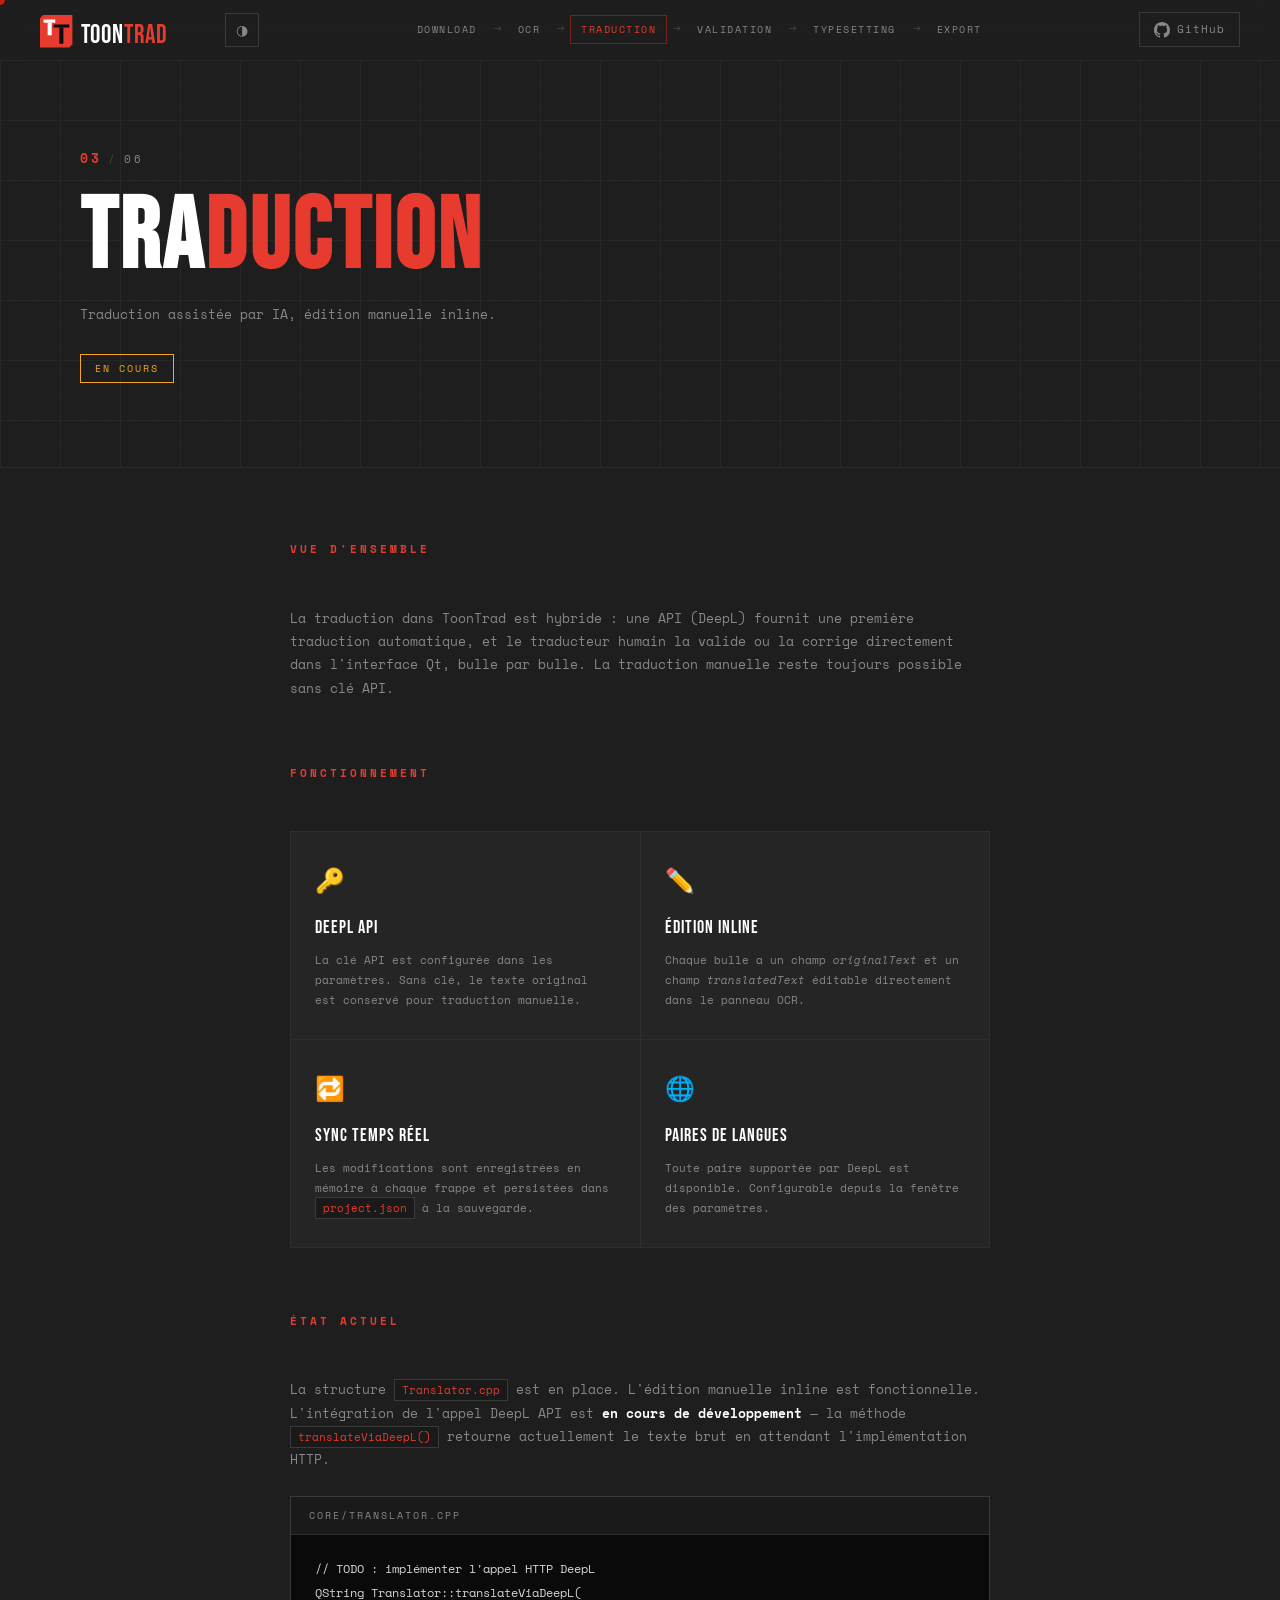
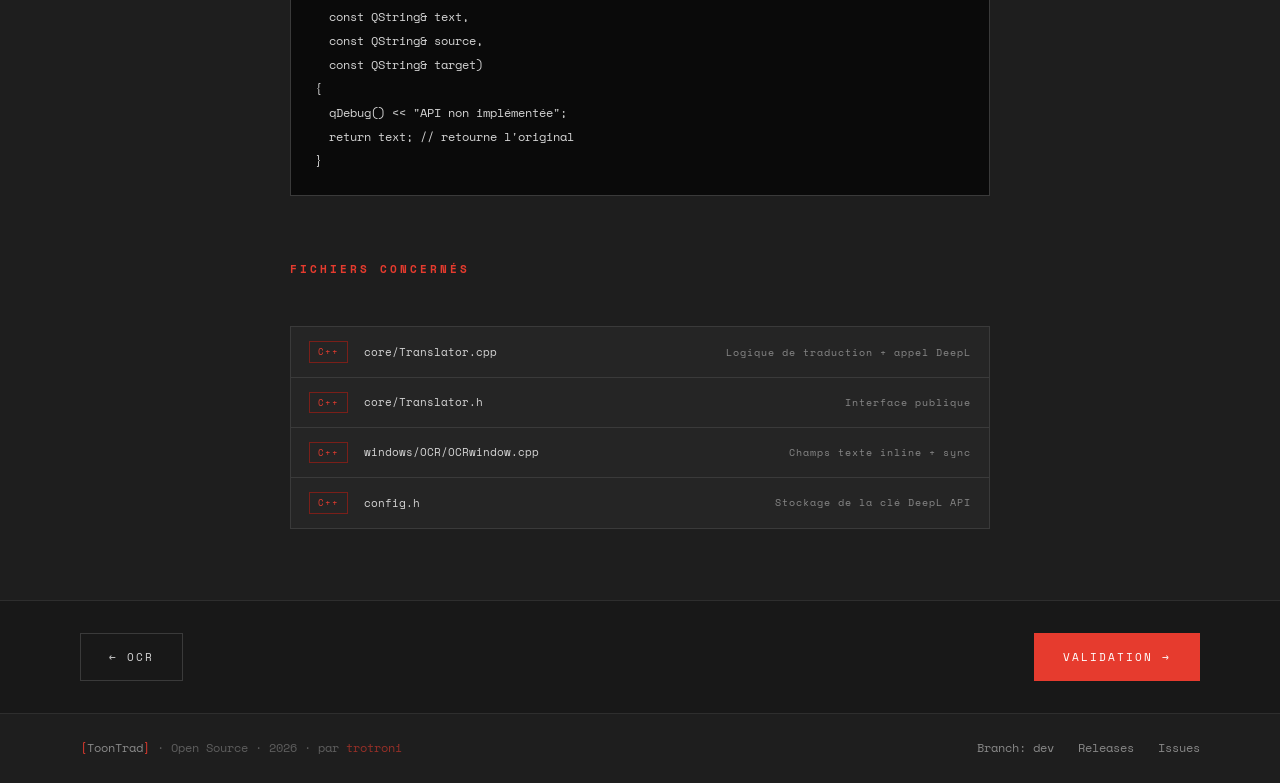
<file: pipeline/translation.html>
<!DOCTYPE html>
<html lang="fr">
<head>
  <meta charset="UTF-8">
  <meta name="viewport" content="width=device-width, initial-scale=1.0">
  <title>ToonTrad — Étape 03 · Traduction</title>
  <link rel="preconnect" href="https://fonts.googleapis.com">
  <link href="https://fonts.googleapis.com/css2?family=Bebas+Neue&family=Space+Mono:ital,wght@0,400;0,700;1,400&display=swap" rel="stylesheet">
  <link rel="stylesheet" href="../css/style.css">
  <link rel="stylesheet" href="../css/animations.css">
  <link rel="stylesheet" href="../css/pipeline.css">
  <link rel="icon" href="../toontrad-red-favicon.svg">
</head>
<body>
  <div class="cursor" id="cursor"></div>

  <nav class="nav" id="nav">
    <a href="/toontrad/index.html" class="nav-logo">
      <!-- Wordmark fond sombre (défaut) -->
      <svg class="logo-dark" xmlns="http://www.w3.org/2000/svg" viewBox="0 0 340 80" height="36" role="img" aria-label="ToonTrad">
        <polygon points="7,0 72,0 72,65 65,72 0,72 0,7" fill="#e63b2e"/>
        <rect x="8"  y="10" width="26" height="7"  rx="0.5" fill="white"/>
        <rect x="17" y="17" width="9"  height="28" rx="0.5" fill="white"/>
        <rect x="30" y="21" width="35" height="7"  rx="0.5" fill="#0b0b0b"/>
        <rect x="43" y="28" width="9"  height="36" rx="0.5" fill="#0b0b0b"/>
        <text font-family="'Bebas Neue', Impact, 'Arial Black', sans-serif" font-size="58" letter-spacing="2" y="62">
          <tspan x="90" fill="white">TOON</tspan><tspan fill="#e63b2e">TRAD</tspan>
        </text>
      </svg>
      <!-- Wordmark fond clair -->
      <svg class="logo-light" xmlns="http://www.w3.org/2000/svg" viewBox="0 0 340 80" height="36" role="img" aria-label="ToonTrad">
        <polygon points="7,0 72,0 72,65 65,72 0,72 0,7" fill="#1a1614"/>
        <rect x="8"  y="10" width="26" height="7"  rx="0.5" fill="#e63b2e"/>
        <rect x="17" y="17" width="9"  height="28" rx="0.5" fill="#e63b2e"/>
        <rect x="30" y="21" width="35" height="7"  rx="0.5" fill="white"/>
        <rect x="43" y="28" width="9"  height="36" rx="0.5" fill="white"/>
        <text font-family="'Bebas Neue', Impact, 'Arial Black', sans-serif" font-size="58" letter-spacing="2" y="62">
          <tspan x="90" fill="#1a1614">TOON</tspan><tspan fill="#e63b2e">TRAD</tspan>
        </text>
      </svg>
    </a>
    <button class="theme-toggle" id="themeToggle" aria-label="Changer le thème">
      <span class="theme-icon" id="themeIcon">☽</span>
    </button>
    <div class="pipe-nav-steps" id="pipeNav">
      <a href="download.html"    class="pipe-nav-step"          data-n="01">Download</a>
      <span class="pipe-nav-sep">→</span>
      <a href="ocr.html"         class="pipe-nav-step"          data-n="02">OCR</a>
      <span class="pipe-nav-sep">→</span>
      <a href="translation.html" class="pipe-nav-step active"   data-n="03">Traduction</a>
      <span class="pipe-nav-sep">→</span>
      <a href="validation.html"  class="pipe-nav-step"          data-n="04">Validation</a>
      <span class="pipe-nav-sep">→</span>
      <a href="typesetting.html" class="pipe-nav-step"          data-n="05">Typesetting</a>
      <span class="pipe-nav-sep">→</span>
      <a href="export.html"      class="pipe-nav-step"          data-n="06">Export</a>
    </div>
    <a href="https://github.com/trotroni/toontrad" target="_blank" rel="noopener" class="nav-gh">
      <svg width="16" height="16" viewBox="0 0 24 24" fill="currentColor"><path d="M12 0C5.37 0 0 5.37 0 12c0 5.31 3.435 9.795 8.205 11.385.6.105.825-.255.825-.57 0-.285-.015-1.23-.015-2.235-3.015.555-3.795-.735-4.035-1.41-.135-.345-.72-1.41-1.23-1.695-.42-.225-1.02-.78-.015-.795.945-.015 1.62.87 1.845 1.23 1.08 1.815 2.805 1.305 3.495.99.105-.78.42-1.305.765-1.605-2.67-.3-5.46-1.335-5.46-5.925 0-1.305.465-2.385 1.23-3.225-.12-.3-.54-1.53.12-3.18 0 0 1.005-.315 3.3 1.23.96-.27 1.98-.405 3-.405s2.04.135 3 .405c2.295-1.56 3.3-1.23 3.3-1.23.66 1.65.24 2.88.12 3.18.765.84 1.23 1.905 1.23 3.225 0 4.605-2.805 5.625-5.475 5.925.435.375.81 1.095.81 2.22 0 1.605-.015 2.895-.015 3.3 0 .315.225.69.825.57A12.02 12.02 0 0 0 24 12c0-6.63-5.37-12-12-12z"/></svg>
      GitHub
    </a>
  </nav>

  <div class="pipe-hero">
    <div class="pipe-hero-bg"><div class="grid-lines"></div><div class="halftone"></div></div>
    <div class="pipe-hero-content">
      <div class="pipe-step-badge reveal"><span class="pipe-step-num">03</span><span class="pipe-step-sep">/</span><span class="pipe-step-total">06</span></div>
      <h1 class="pipe-title reveal">Tra<span class="accent-text">duction</span></h1>
      <p class="pipe-tagline reveal">Traduction assistée par IA, édition manuelle inline.</p>
      <div class="pipe-status-badge reveal wip-badge">En cours</div>
    </div>
  </div>

  <div class="pipe-body">

    <div class="pipe-section reveal">
      <div class="section-label"><span class="section-num">Vue d'ensemble</span></div>
      <div class="pipe-text-block">
        <p>La traduction dans ToonTrad est hybride : une API (DeepL) fournit une première traduction automatique, et le traducteur humain la valide ou la corrige directement dans l'interface Qt, bulle par bulle. La traduction manuelle reste toujours possible sans clé API.</p>
      </div>
    </div>

    <div class="pipe-section reveal">
      <div class="section-label"><span class="section-num">Fonctionnement</span></div>
      <div class="pipe-features-grid">
        <div class="pipe-feature">
          <div class="pipe-feature-icon">🔑</div>
          <div class="pipe-feature-name">DeepL API</div>
          <p class="pipe-feature-desc">La clé API est configurée dans les paramètres. Sans clé, le texte original est conservé pour traduction manuelle.</p>
        </div>
        <div class="pipe-feature">
          <div class="pipe-feature-icon">✏️</div>
          <div class="pipe-feature-name">Édition inline</div>
          <p class="pipe-feature-desc">Chaque bulle a un champ <em>originalText</em> et un champ <em>translatedText</em> éditable directement dans le panneau OCR.</p>
        </div>
        <div class="pipe-feature">
          <div class="pipe-feature-icon">🔁</div>
          <div class="pipe-feature-name">Sync temps réel</div>
          <p class="pipe-feature-desc">Les modifications sont enregistrées en mémoire à chaque frappe et persistées dans <code>project.json</code> à la sauvegarde.</p>
        </div>
        <div class="pipe-feature">
          <div class="pipe-feature-icon">🌐</div>
          <div class="pipe-feature-name">Paires de langues</div>
          <p class="pipe-feature-desc">Toute paire supportée par DeepL est disponible. Configurable depuis la fenêtre des paramètres.</p>
        </div>
      </div>
    </div>

    <div class="pipe-section reveal">
      <div class="section-label"><span class="section-num">État actuel</span></div>
      <div class="pipe-text-block">
        <p>La structure <code>Translator.cpp</code> est en place. L'édition manuelle inline est fonctionnelle. L'intégration de l'appel DeepL API est <strong>en cours de développement</strong> — la méthode <code>translateViaDeepL()</code> retourne actuellement le texte brut en attendant l'implémentation HTTP.</p>
      </div>
      <div class="pipe-codeblock">
        <div class="pipe-codeblock-bar">core/Translator.cpp</div>
        <div class="pipe-codeblock-body"><span class="cs-c">// TODO : implémenter l'appel HTTP DeepL</span>
QString Translator::translateViaDeepL(
  <span class="cs-k">const</span> QString<span class="cs-o">&amp;</span> text,
  <span class="cs-k">const</span> QString<span class="cs-o">&amp;</span> source,
  <span class="cs-k">const</span> QString<span class="cs-o">&amp;</span> target)
{
  qDebug() <span class="cs-o">&lt;&lt;</span> <span class="cs-s">"API non implémentée"</span>;
  <span class="cs-k">return</span> text; <span class="cs-c">// retourne l'original</span>
}</div>
      </div>
    </div>

    <div class="pipe-section reveal">
      <div class="section-label"><span class="section-num">Fichiers concernés</span></div>
      <div class="pipe-files">
        <div class="pipe-file"><span class="pipe-file-tag cpp">C++</span><code>core/Translator.cpp</code><span class="pipe-file-desc">Logique de traduction + appel DeepL</span></div>
        <div class="pipe-file"><span class="pipe-file-tag cpp">C++</span><code>core/Translator.h</code><span class="pipe-file-desc">Interface publique</span></div>
        <div class="pipe-file"><span class="pipe-file-tag cpp">C++</span><code>windows/OCR/OCRwindow.cpp</code><span class="pipe-file-desc">Champs texte inline + sync</span></div>
        <div class="pipe-file"><span class="pipe-file-tag cpp">C++</span><code>config.h</code><span class="pipe-file-desc">Stockage de la clé DeepL API</span></div>
      </div>
    </div>

  </div>

  <div class="pipe-nav-footer">
    <a href="ocr.html" class="btn btn-ghost">← OCR</a>
    <a href="validation.html" class="btn btn-primary">Validation →</a>
  </div>

  <!-- ═══ FOOTER ═══ -->
  <footer class="footer">
    <div class="footer-left">
      <span class="accent">[</span>ToonTrad<span class="accent">]</span>
      <span class="footer-copy">· Open Source · 2026 · par <a href="https://github.com/trotroni" target="_blank" class="footer-author">trotroni</a></span>
    </div>
    <div class="footer-right">
      <a href="https://github.com/trotroni/toontrad/tree/dev" target="_blank" rel="noopener" class="footer-link">Branch: dev</a>
      <a href="https://github.com/trotroni/toontrad/releases" target="_blank" rel="noopener" class="footer-link">Releases</a>
      <a href="https://github.com/trotroni/toontrad/issues" target="_blank" rel="noopener" class="footer-link">Issues</a>
    </div>
  </footer>

  <script src="../js/main.js"></script>
</body>
</html>
</file>
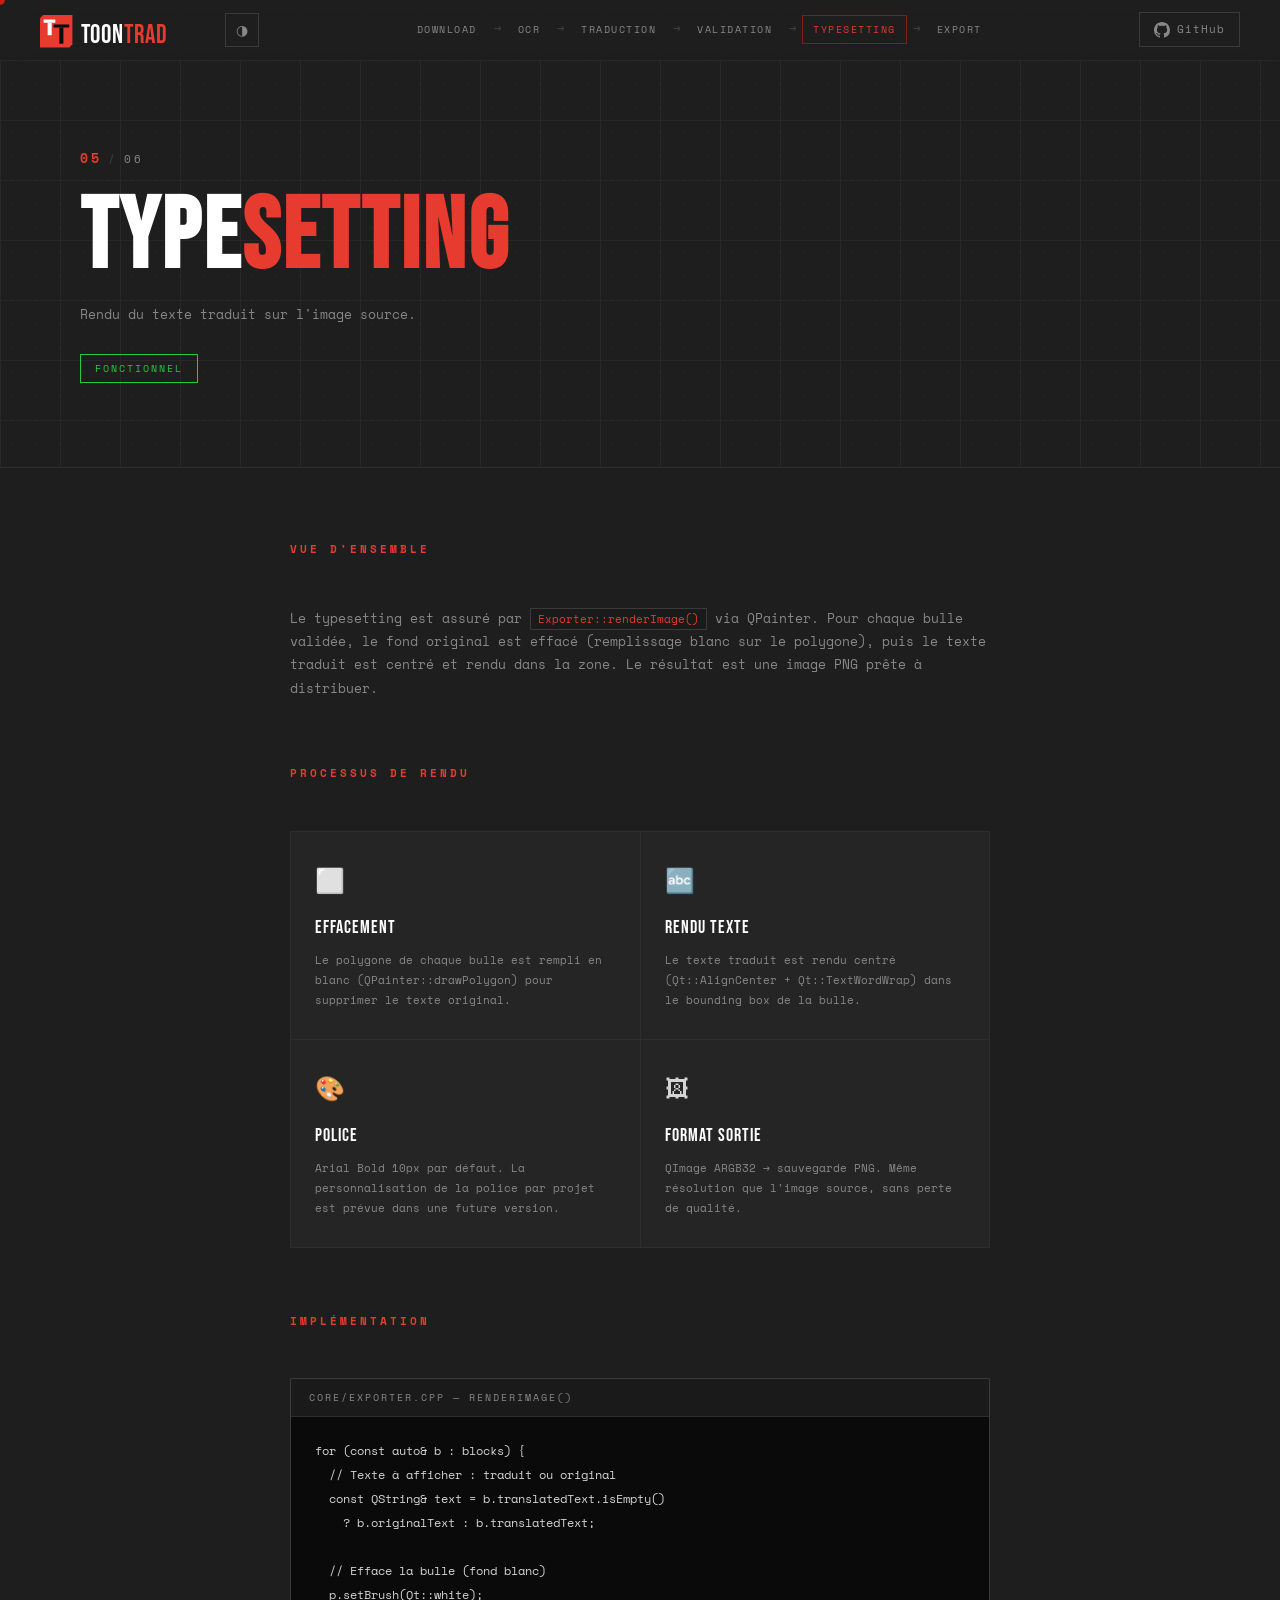
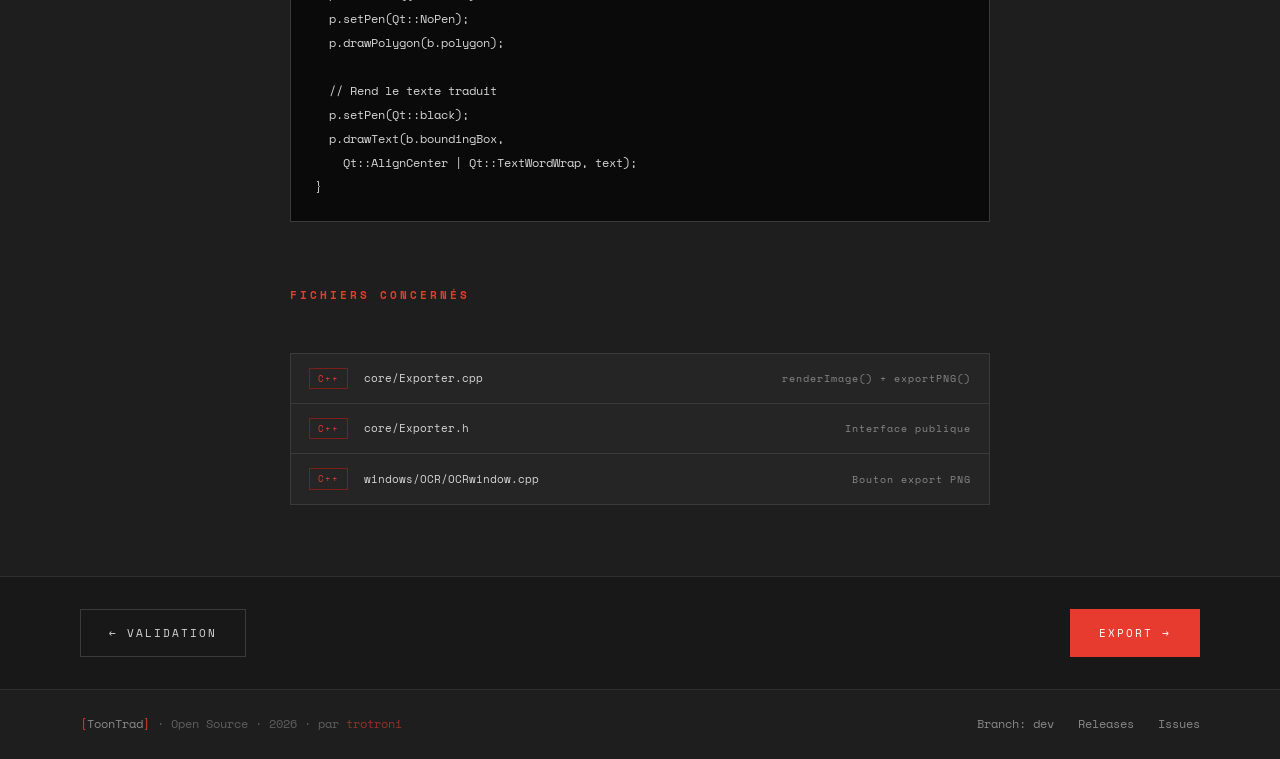
<file: pipeline/typesetting.html>
<!DOCTYPE html>
<html lang="fr">
<head>
  <meta charset="UTF-8">
  <meta name="viewport" content="width=device-width, initial-scale=1.0">
  <title>ToonTrad — Étape 05 · Typesetting</title>
  <link rel="preconnect" href="https://fonts.googleapis.com">
  <link href="https://fonts.googleapis.com/css2?family=Bebas+Neue&family=Space+Mono:ital,wght@0,400;0,700;1,400&display=swap" rel="stylesheet">
  <link rel="stylesheet" href="../css/style.css">
  <link rel="stylesheet" href="../css/animations.css">
  <link rel="stylesheet" href="../css/pipeline.css">
  <link rel="icon" href="../toontrad-red-favicon.svg">
</head>
<body>
  <div class="cursor" id="cursor"></div>

  <nav class="nav" id="nav">
    <a href="/toontrad/index.html" class="nav-logo">
      <!-- Wordmark fond sombre (défaut) -->
      <svg class="logo-dark" xmlns="http://www.w3.org/2000/svg" viewBox="0 0 340 80" height="36" role="img" aria-label="ToonTrad">
        <polygon points="7,0 72,0 72,65 65,72 0,72 0,7" fill="#e63b2e"/>
        <rect x="8"  y="10" width="26" height="7"  rx="0.5" fill="white"/>
        <rect x="17" y="17" width="9"  height="28" rx="0.5" fill="white"/>
        <rect x="30" y="21" width="35" height="7"  rx="0.5" fill="#0b0b0b"/>
        <rect x="43" y="28" width="9"  height="36" rx="0.5" fill="#0b0b0b"/>
        <text font-family="'Bebas Neue', Impact, 'Arial Black', sans-serif" font-size="58" letter-spacing="2" y="62">
          <tspan x="90" fill="white">TOON</tspan><tspan fill="#e63b2e">TRAD</tspan>
        </text>
      </svg>
      <!-- Wordmark fond clair -->
      <svg class="logo-light" xmlns="http://www.w3.org/2000/svg" viewBox="0 0 340 80" height="36" role="img" aria-label="ToonTrad">
        <polygon points="7,0 72,0 72,65 65,72 0,72 0,7" fill="#1a1614"/>
        <rect x="8"  y="10" width="26" height="7"  rx="0.5" fill="#e63b2e"/>
        <rect x="17" y="17" width="9"  height="28" rx="0.5" fill="#e63b2e"/>
        <rect x="30" y="21" width="35" height="7"  rx="0.5" fill="white"/>
        <rect x="43" y="28" width="9"  height="36" rx="0.5" fill="white"/>
        <text font-family="'Bebas Neue', Impact, 'Arial Black', sans-serif" font-size="58" letter-spacing="2" y="62">
          <tspan x="90" fill="#1a1614">TOON</tspan><tspan fill="#e63b2e">TRAD</tspan>
        </text>
      </svg>
    </a>
    <button class="theme-toggle" id="themeToggle" aria-label="Changer le thème">
      <span class="theme-icon" id="themeIcon">☽</span>
    </button>
    <div class="pipe-nav-steps" id="pipeNav">
      <a href="download.html"    class="pipe-nav-step"         data-n="01">Download</a>
      <span class="pipe-nav-sep">→</span>
      <a href="ocr.html"         class="pipe-nav-step"         data-n="02">OCR</a>
      <span class="pipe-nav-sep">→</span>
      <a href="translation.html" class="pipe-nav-step"         data-n="03">Traduction</a>
      <span class="pipe-nav-sep">→</span>
      <a href="validation.html"  class="pipe-nav-step"         data-n="04">Validation</a>
      <span class="pipe-nav-sep">→</span>
      <a href="typesetting.html" class="pipe-nav-step active"  data-n="05">Typesetting</a>
      <span class="pipe-nav-sep">→</span>
      <a href="export.html"      class="pipe-nav-step"         data-n="06">Export</a>
    </div>
    <a href="https://github.com/trotroni/toontrad" target="_blank" rel="noopener" class="nav-gh">
      <svg width="16" height="16" viewBox="0 0 24 24" fill="currentColor"><path d="M12 0C5.37 0 0 5.37 0 12c0 5.31 3.435 9.795 8.205 11.385.6.105.825-.255.825-.57 0-.285-.015-1.23-.015-2.235-3.015.555-3.795-.735-4.035-1.41-.135-.345-.72-1.41-1.23-1.695-.42-.225-1.02-.78-.015-.795.945-.015 1.62.87 1.845 1.23 1.08 1.815 2.805 1.305 3.495.99.105-.78.42-1.305.765-1.605-2.67-.3-5.46-1.335-5.46-5.925 0-1.305.465-2.385 1.23-3.225-.12-.3-.54-1.53.12-3.18 0 0 1.005-.315 3.3 1.23.96-.27 1.98-.405 3-.405s2.04.135 3 .405c2.295-1.56 3.3-1.23 3.3-1.23.66 1.65.24 2.88.12 3.18.765.84 1.23 1.905 1.23 3.225 0 4.605-2.805 5.625-5.475 5.925.435.375.81 1.095.81 2.22 0 1.605-.015 2.895-.015 3.3 0 .315.225.69.825.57A12.02 12.02 0 0 0 24 12c0-6.63-5.37-12-12-12z"/></svg>
      GitHub
    </a>
  </nav>

  <div class="pipe-hero">
    <div class="pipe-hero-bg"><div class="grid-lines"></div><div class="halftone"></div></div>
    <div class="pipe-hero-content">
      <div class="pipe-step-badge reveal"><span class="pipe-step-num">05</span><span class="pipe-step-sep">/</span><span class="pipe-step-total">06</span></div>
      <h1 class="pipe-title reveal">Type<span class="accent-text">setting</span></h1>
      <p class="pipe-tagline reveal">Rendu du texte traduit sur l'image source.</p>
      <div class="pipe-status-badge reveal done-badge">Fonctionnel</div>
    </div>
  </div>

  <div class="pipe-body">

    <div class="pipe-section reveal">
      <div class="section-label"><span class="section-num">Vue d'ensemble</span></div>
      <div class="pipe-text-block">
        <p>Le typesetting est assuré par <code>Exporter::renderImage()</code> via QPainter. Pour chaque bulle validée, le fond original est effacé (remplissage blanc sur le polygone), puis le texte traduit est centré et rendu dans la zone. Le résultat est une image PNG prête à distribuer.</p>
      </div>
    </div>

    <div class="pipe-section reveal">
      <div class="section-label"><span class="section-num">Processus de rendu</span></div>
      <div class="pipe-features-grid">
        <div class="pipe-feature">
          <div class="pipe-feature-icon">⬜</div>
          <div class="pipe-feature-name">Effacement</div>
          <p class="pipe-feature-desc">Le polygone de chaque bulle est rempli en blanc (QPainter::drawPolygon) pour supprimer le texte original.</p>
        </div>
        <div class="pipe-feature">
          <div class="pipe-feature-icon">🔤</div>
          <div class="pipe-feature-name">Rendu texte</div>
          <p class="pipe-feature-desc">Le texte traduit est rendu centré (Qt::AlignCenter + Qt::TextWordWrap) dans le bounding box de la bulle.</p>
        </div>
        <div class="pipe-feature">
          <div class="pipe-feature-icon">🎨</div>
          <div class="pipe-feature-name">Police</div>
          <p class="pipe-feature-desc">Arial Bold 10px par défaut. La personnalisation de la police par projet est prévue dans une future version.</p>
        </div>
        <div class="pipe-feature">
          <div class="pipe-feature-icon">🖼</div>
          <div class="pipe-feature-name">Format sortie</div>
          <p class="pipe-feature-desc">QImage ARGB32 → sauvegarde PNG. Même résolution que l'image source, sans perte de qualité.</p>
        </div>
      </div>
    </div>

    <div class="pipe-section reveal">
      <div class="section-label"><span class="section-num">Implémentation</span></div>
      <div class="pipe-codeblock">
        <div class="pipe-codeblock-bar">core/Exporter.cpp — renderImage()</div>
        <div class="pipe-codeblock-body"><span class="cs-k">for</span> (<span class="cs-k">const auto</span><span class="cs-o">&amp;</span> b : blocks) {
  <span class="cs-c">// Texte à afficher : traduit ou original</span>
  <span class="cs-k">const</span> QString<span class="cs-o">&amp;</span> text <span class="cs-o">=</span> b.translatedText.isEmpty()
    ? b.originalText : b.translatedText;

  <span class="cs-c">// Efface la bulle (fond blanc)</span>
  p.setBrush(Qt::white);
  p.setPen(Qt::NoPen);
  p.drawPolygon(b.polygon);

  <span class="cs-c">// Rend le texte traduit</span>
  p.setPen(Qt::black);
  p.drawText(b.boundingBox,
    Qt::AlignCenter | Qt::TextWordWrap, text);
}</div>
      </div>
    </div>

    <div class="pipe-section reveal">
      <div class="section-label"><span class="section-num">Fichiers concernés</span></div>
      <div class="pipe-files">
        <div class="pipe-file"><span class="pipe-file-tag cpp">C++</span><code>core/Exporter.cpp</code><span class="pipe-file-desc">renderImage() + exportPNG()</span></div>
        <div class="pipe-file"><span class="pipe-file-tag cpp">C++</span><code>core/Exporter.h</code><span class="pipe-file-desc">Interface publique</span></div>
        <div class="pipe-file"><span class="pipe-file-tag cpp">C++</span><code>windows/OCR/OCRwindow.cpp</code><span class="pipe-file-desc">Bouton export PNG</span></div>
      </div>
    </div>

  </div>

  <div class="pipe-nav-footer">
    <a href="validation.html" class="btn btn-ghost">← Validation</a>
    <a href="export.html" class="btn btn-primary">Export →</a>
  </div>

  <!-- ═══ FOOTER ═══ -->
  <footer class="footer">
    <div class="footer-left">
      <span class="accent">[</span>ToonTrad<span class="accent">]</span>
      <span class="footer-copy">· Open Source · 2026 · par <a href="https://github.com/trotroni" target="_blank" class="footer-author">trotroni</a></span>
    </div>
    <div class="footer-right">
      <a href="https://github.com/trotroni/toontrad/tree/dev" target="_blank" rel="noopener" class="footer-link">Branch: dev</a>
      <a href="https://github.com/trotroni/toontrad/releases" target="_blank" rel="noopener" class="footer-link">Releases</a>
      <a href="https://github.com/trotroni/toontrad/issues" target="_blank" rel="noopener" class="footer-link">Issues</a>
    </div>
  </footer>

  <script src="../js/main.js"></script>
</body>
</html>
</file>
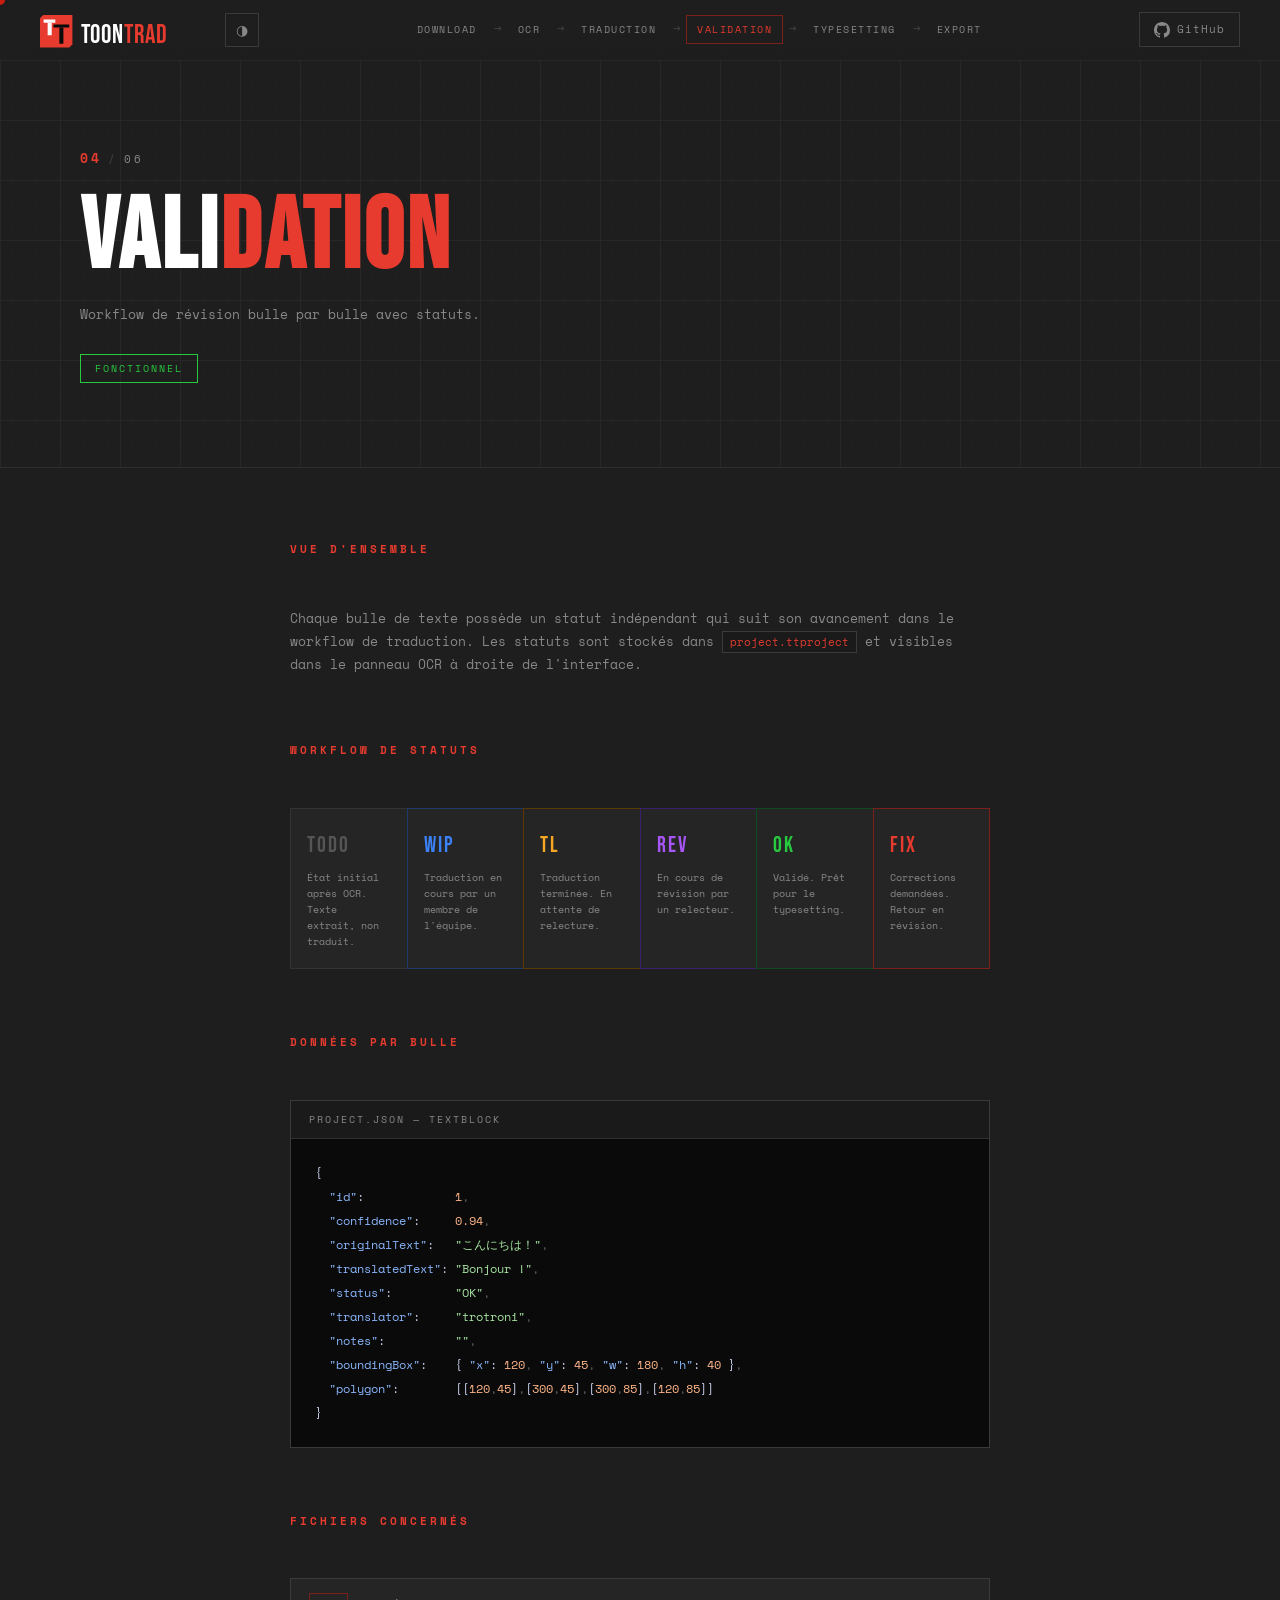
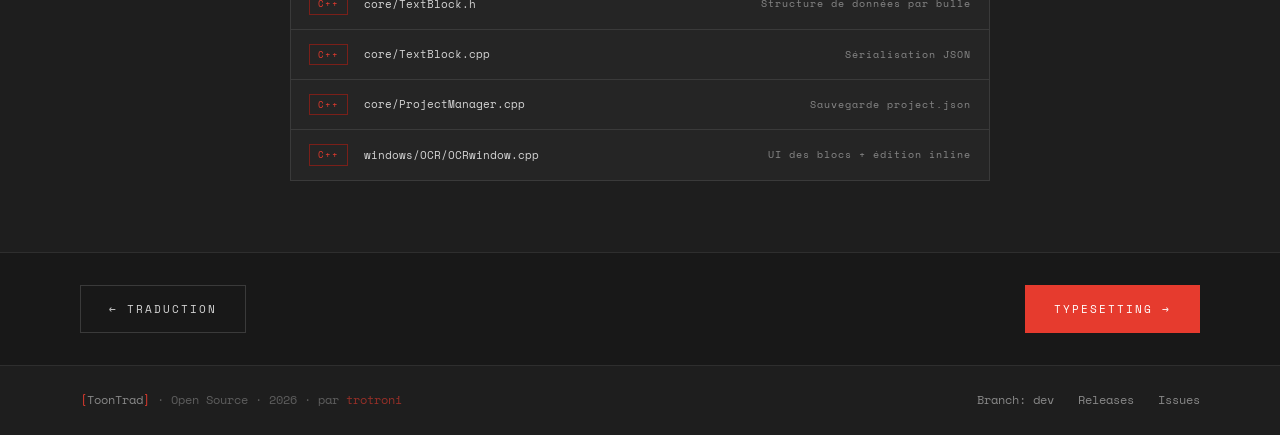
<file: pipeline/validation.html>
<!DOCTYPE html>
<html lang="fr">
<head>
  <meta charset="UTF-8">
  <meta name="viewport" content="width=device-width, initial-scale=1.0">
  <title>ToonTrad — Étape 04 · Validation</title>
  <link rel="preconnect" href="https://fonts.googleapis.com">
  <link href="https://fonts.googleapis.com/css2?family=Bebas+Neue&family=Space+Mono:ital,wght@0,400;0,700;1,400&display=swap" rel="stylesheet">
  <link rel="stylesheet" href="../css/style.css">
  <link rel="stylesheet" href="../css/animations.css">
  <link rel="stylesheet" href="../css/pipeline.css">
  <link rel="icon" href="../toontrad-red-favicon.svg">
</head>
<body>
  <div class="cursor" id="cursor"></div>

  <nav class="nav" id="nav">
    <a href="/toontrad/index.html" class="nav-logo">
      <!-- Wordmark fond sombre (défaut) -->
      <svg class="logo-dark" xmlns="http://www.w3.org/2000/svg" viewBox="0 0 340 80" height="36" role="img" aria-label="ToonTrad">
        <polygon points="7,0 72,0 72,65 65,72 0,72 0,7" fill="#e63b2e"/>
        <rect x="8"  y="10" width="26" height="7"  rx="0.5" fill="white"/>
        <rect x="17" y="17" width="9"  height="28" rx="0.5" fill="white"/>
        <rect x="30" y="21" width="35" height="7"  rx="0.5" fill="#0b0b0b"/>
        <rect x="43" y="28" width="9"  height="36" rx="0.5" fill="#0b0b0b"/>
        <text font-family="'Bebas Neue', Impact, 'Arial Black', sans-serif" font-size="58" letter-spacing="2" y="62">
          <tspan x="90" fill="white">TOON</tspan><tspan fill="#e63b2e">TRAD</tspan>
        </text>
      </svg>
      <!-- Wordmark fond clair -->
      <svg class="logo-light" xmlns="http://www.w3.org/2000/svg" viewBox="0 0 340 80" height="36" role="img" aria-label="ToonTrad">
        <polygon points="7,0 72,0 72,65 65,72 0,72 0,7" fill="#1a1614"/>
        <rect x="8"  y="10" width="26" height="7"  rx="0.5" fill="#e63b2e"/>
        <rect x="17" y="17" width="9"  height="28" rx="0.5" fill="#e63b2e"/>
        <rect x="30" y="21" width="35" height="7"  rx="0.5" fill="white"/>
        <rect x="43" y="28" width="9"  height="36" rx="0.5" fill="white"/>
        <text font-family="'Bebas Neue', Impact, 'Arial Black', sans-serif" font-size="58" letter-spacing="2" y="62">
          <tspan x="90" fill="#1a1614">TOON</tspan><tspan fill="#e63b2e">TRAD</tspan>
        </text>
      </svg>
    </a>
    <button class="theme-toggle" id="themeToggle" aria-label="Changer le thème">
      <span class="theme-icon" id="themeIcon">☽</span>
    </button>
    <div class="pipe-nav-steps" id="pipeNav">
      <a href="download.html"    class="pipe-nav-step"         data-n="01">Download</a>
      <span class="pipe-nav-sep">→</span>
      <a href="ocr.html"         class="pipe-nav-step"         data-n="02">OCR</a>
      <span class="pipe-nav-sep">→</span>
      <a href="translation.html" class="pipe-nav-step"         data-n="03">Traduction</a>
      <span class="pipe-nav-sep">→</span>
      <a href="validation.html"  class="pipe-nav-step active"  data-n="04">Validation</a>
      <span class="pipe-nav-sep">→</span>
      <a href="typesetting.html" class="pipe-nav-step"         data-n="05">Typesetting</a>
      <span class="pipe-nav-sep">→</span>
      <a href="export.html"      class="pipe-nav-step"         data-n="06">Export</a>
    </div>
    <a href="https://github.com/trotroni/toontrad" target="_blank" rel="noopener" class="nav-gh">
      <svg width="16" height="16" viewBox="0 0 24 24" fill="currentColor"><path d="M12 0C5.37 0 0 5.37 0 12c0 5.31 3.435 9.795 8.205 11.385.6.105.825-.255.825-.57 0-.285-.015-1.23-.015-2.235-3.015.555-3.795-.735-4.035-1.41-.135-.345-.72-1.41-1.23-1.695-.42-.225-1.02-.78-.015-.795.945-.015 1.62.87 1.845 1.23 1.08 1.815 2.805 1.305 3.495.99.105-.78.42-1.305.765-1.605-2.67-.3-5.46-1.335-5.46-5.925 0-1.305.465-2.385 1.23-3.225-.12-.3-.54-1.53.12-3.18 0 0 1.005-.315 3.3 1.23.96-.27 1.98-.405 3-.405s2.04.135 3 .405c2.295-1.56 3.3-1.23 3.3-1.23.66 1.65.24 2.88.12 3.18.765.84 1.23 1.905 1.23 3.225 0 4.605-2.805 5.625-5.475 5.925.435.375.81 1.095.81 2.22 0 1.605-.015 2.895-.015 3.3 0 .315.225.69.825.57A12.02 12.02 0 0 0 24 12c0-6.63-5.37-12-12-12z"/></svg>
      GitHub
    </a>
  </nav>

  <div class="pipe-hero">
    <div class="pipe-hero-bg"><div class="grid-lines"></div><div class="halftone"></div></div>
    <div class="pipe-hero-content">
      <div class="pipe-step-badge reveal"><span class="pipe-step-num">04</span><span class="pipe-step-sep">/</span><span class="pipe-step-total">06</span></div>
      <h1 class="pipe-title reveal">Vali<span class="accent-text">dation</span></h1>
      <p class="pipe-tagline reveal">Workflow de révision bulle par bulle avec statuts.</p>
      <div class="pipe-status-badge reveal done-badge">Fonctionnel</div>
    </div>
  </div>

  <div class="pipe-body">

    <div class="pipe-section reveal">
      <div class="section-label"><span class="section-num">Vue d'ensemble</span></div>
      <div class="pipe-text-block">
        <p>Chaque bulle de texte possède un statut indépendant qui suit son avancement dans le workflow de traduction. Les statuts sont stockés dans <code>project.ttproject</code> et visibles dans le panneau OCR à droite de l'interface.</p>
      </div>
    </div>

    <div class="pipe-section reveal">
      <div class="section-label"><span class="section-num">Workflow de statuts</span></div>
      <div class="val-flow">
        <div class="val-chip s-todo">
          <div class="val-chip-label">TODO</div>
          <div class="val-chip-desc">État initial après OCR. Texte extrait, non traduit.</div>
        </div>
        <div class="val-arrow">→</div>
        <div class="val-chip s-wip">
          <div class="val-chip-label">WIP</div>
          <div class="val-chip-desc">Traduction en cours par un membre de l'équipe.</div>
        </div>
        <div class="val-arrow">→</div>
        <div class="val-chip s-tl">
          <div class="val-chip-label">TL</div>
          <div class="val-chip-desc">Traduction terminée. En attente de relecture.</div>
        </div>
        <div class="val-arrow">→</div>
        <div class="val-chip s-rev">
          <div class="val-chip-label">REV</div>
          <div class="val-chip-desc">En cours de révision par un relecteur.</div>
        </div>
        <div class="val-arrow">→</div>
        <div class="val-chip s-ok">
          <div class="val-chip-label">OK</div>
          <div class="val-chip-desc">Validé. Prêt pour le typesetting.</div>
        </div>
        <div class="val-arrow">↔</div>
        <div class="val-chip s-fix">
          <div class="val-chip-label">FIX</div>
          <div class="val-chip-desc">Corrections demandées. Retour en révision.</div>
        </div>
      </div>
    </div>

    <div class="pipe-section reveal">
      <div class="section-label"><span class="section-num">Données par bulle</span></div>
      <div class="pipe-codeblock">
        <div class="pipe-codeblock-bar">project.json — TextBlock</div>
        <div class="pipe-codeblock-body"><span class="jb">{</span>
  <span class="jk">"id"</span><span class="jo">:</span>             <span class="jn">1</span><span class="jc">,</span>
  <span class="jk">"confidence"</span><span class="jo">:</span>     <span class="jn">0.94</span><span class="jc">,</span>
  <span class="jk">"originalText"</span><span class="jo">:</span>   <span class="js">"こんにちは！"</span><span class="jc">,</span>
  <span class="jk">"translatedText"</span><span class="jo">:</span> <span class="js">"Bonjour !"</span><span class="jc">,</span>
  <span class="jk">"status"</span><span class="jo">:</span>         <span class="js">"OK"</span><span class="jc">,</span>
  <span class="jk">"translator"</span><span class="jo">:</span>     <span class="js">"trotroni"</span><span class="jc">,</span>
  <span class="jk">"notes"</span><span class="jo">:</span>          <span class="js">""</span><span class="jc">,</span>
  <span class="jk">"boundingBox"</span><span class="jo">:</span>    <span class="jb">{</span> <span class="jk">"x"</span><span class="jo">:</span> <span class="jn">120</span><span class="jc">,</span> <span class="jk">"y"</span><span class="jo">:</span> <span class="jn">45</span><span class="jc">,</span> <span class="jk">"w"</span><span class="jo">:</span> <span class="jn">180</span><span class="jc">,</span> <span class="jk">"h"</span><span class="jo">:</span> <span class="jn">40</span> <span class="jb">}</span><span class="jc">,</span>
  <span class="jk">"polygon"</span><span class="jo">:</span>        <span class="jb">[[</span><span class="jn">120</span><span class="jc">,</span><span class="jn">45</span><span class="jb">]</span><span class="jc">,</span><span class="jb">[</span><span class="jn">300</span><span class="jc">,</span><span class="jn">45</span><span class="jb">]</span><span class="jc">,</span><span class="jb">[</span><span class="jn">300</span><span class="jc">,</span><span class="jn">85</span><span class="jb">]</span><span class="jc">,</span><span class="jb">[</span><span class="jn">120</span><span class="jc">,</span><span class="jn">85</span><span class="jb">]]</span>
<span class="jb">}</span></div>
      </div>
    </div>

    <div class="pipe-section reveal">
      <div class="section-label"><span class="section-num">Fichiers concernés</span></div>
      <div class="pipe-files">
        <div class="pipe-file"><span class="pipe-file-tag cpp">C++</span><code>core/TextBlock.h</code><span class="pipe-file-desc">Structure de données par bulle</span></div>
        <div class="pipe-file"><span class="pipe-file-tag cpp">C++</span><code>core/TextBlock.cpp</code><span class="pipe-file-desc">Sérialisation JSON</span></div>
        <div class="pipe-file"><span class="pipe-file-tag cpp">C++</span><code>core/ProjectManager.cpp</code><span class="pipe-file-desc">Sauvegarde project.json</span></div>
        <div class="pipe-file"><span class="pipe-file-tag cpp">C++</span><code>windows/OCR/OCRwindow.cpp</code><span class="pipe-file-desc">UI des blocs + édition inline</span></div>
      </div>
    </div>

  </div>

  <div class="pipe-nav-footer">
    <a href="translation.html" class="btn btn-ghost">← Traduction</a>
    <a href="typesetting.html" class="btn btn-primary">Typesetting →</a>
  </div>

  <!-- ═══ FOOTER ═══ -->
  <footer class="footer">
    <div class="footer-left">
      <span class="accent">[</span>ToonTrad<span class="accent">]</span>
      <span class="footer-copy">· Open Source · 2026 · par <a href="https://github.com/trotroni" target="_blank" class="footer-author">trotroni</a></span>
    </div>
    <div class="footer-right">
      <a href="https://github.com/trotroni/toontrad/tree/dev" target="_blank" rel="noopener" class="footer-link">Branch: dev</a>
      <a href="https://github.com/trotroni/toontrad/releases" target="_blank" rel="noopener" class="footer-link">Releases</a>
      <a href="https://github.com/trotroni/toontrad/issues" target="_blank" rel="noopener" class="footer-link">Issues</a>
    </div>
  </footer>

  <script src="../js/main.js"></script>
</body>
</html>
</file>
<file: css/style.css>
/* ═══════════════════════════════════════════
   style.css — ToonTrad project page
   Same dark terminal aesthetic, project-focused
═══════════════════════════════════════════ */

:root {
  --bg:        #0b0b0b;
  --bg-dark:   #060606;
  --bg-card:   #111111;
  --bg-card2:  #141414;
  --border:    #1e1e1e;
  --border-hi: #2a2a2a;
  --text:      #e0e0e0;
  --text-dim:  #666;
  --text-mute: #2e2e2e;
  --accent:    #e63b2e;
  --accent-dim:#7a1f19;
  --green:     #27c93f;
  --blue:      #3b82f6;
  --yellow:    #f5a623;
  --purple:    #a855f7;
  --font-mono: 'Space Mono', monospace;
  --font-disp: 'Bebas Neue', sans-serif;
  --nav-h:     60px;
}

*, *::before, *::after { box-sizing: border-box; margin: 0; padding: 0; }
html { scroll-behavior: smooth; }
body {
  background: var(--bg);
  color: var(--text);
  font-family: var(--font-mono);
  line-height: 1.7;
  overflow-x: hidden;
  cursor: none;
}
a { color: inherit; text-decoration: none; }
strong { color: #fff; }
p { margin-bottom: 1em; line-height: 1.8; }
p:last-child { margin-bottom: 0; }
code {
  background: #1a1a1a;
  border: 1px solid var(--border-hi);
  padding: 2px 7px;
  font-family: var(--font-mono);
  font-size: 11px;
  color: var(--accent);
}

/* ── Cursor ── */
.cursor {
  position: fixed;
  width: 10px; height: 10px;
  background: var(--accent);
  border-radius: 50%;
  pointer-events: none;
  z-index: 9999;
  transform: translate(-50%, -50%);
  transition: width 0.2s, height 0.2s, opacity 0.2s;
  mix-blend-mode: difference;
}
.cursor.hover { width: 32px; height: 32px; opacity: 0.5; }
@media (hover: none) { .cursor { display: none; } body { cursor: auto; } }

/* ── Nav ── */
.nav {
  position: fixed;
  top: 0; left: 0; right: 0;
  height: var(--nav-h);
  display: flex;
  align-items: center;
  padding: 0 40px;
  gap: 32px;
  z-index: 100;
  background: rgba(11,11,11,0.85);
  backdrop-filter: blur(12px);
  border-bottom: 1px solid transparent;
  transition: border-color 0.3s;
}
.nav.scrolled { border-color: var(--border); }

.nav-logo {
  margin-top: 6px;
  transition: opacity 0.2s;
}

.nav-logo:hover { opacity: 0.8; }

.logo-light { display: none; }

.logo-dark  { display: block; }

body.light .logo-dark  { display: none; }

body.light .logo-light { display: block; }

.nav-links {
  display: flex;
  list-style: none;
  gap: 28px;
  margin-left: auto;
}
.nav-link {
  font-size: 11px;
  letter-spacing: 2px;
  text-transform: uppercase;
  color: var(--text-dim);
  transition: color 0.2s;
  position: relative;
}
.nav-link::after {
  content: '';
  position: absolute;
  bottom: -3px; left: 0;
  width: 0; height: 1px;
  background: var(--accent);
  transition: width 0.25s;
}
.nav-link:hover, .nav-link.active { color: var(--text); }
.nav-link:hover::after, .nav-link.active::after { width: 100%; }

.nav-gh {
  display: flex;
  align-items: center;
  gap: 7px;
  font-size: 11px;
  letter-spacing: 1px;
  color: var(--text-dim);
  border: 1px solid var(--border-hi);
  padding: 7px 14px;
  transition: color 0.2s, border-color 0.2s;
}
.nav-gh:hover { color: var(--text); border-color: var(--accent); }

.nav-burger {
  display: none;
  flex-direction: column;
  gap: 5px;
  background: none;
  border: none;
  cursor: pointer;
  padding: 4px;
  margin-left: auto;
}
.nav-burger span { display: block; width: 22px; height: 1px; background: var(--text); transition: all 0.25s; }

/* ── Hero ── */
.hero {
  min-height: 100vh;
  display: grid;
  grid-template-columns: 1fr 1fr;
  align-items: center;
  padding: var(--nav-h) 80px 60px;
  gap: 60px;
  position: relative;
  overflow: hidden;
}
.hero-bg { position: absolute; inset: 0; pointer-events: none; }
.grid-lines {
  position: absolute; inset: 0;
  background-image:
    linear-gradient(var(--border) 1px, transparent 1px),
    linear-gradient(90deg, var(--border) 1px, transparent 1px);
  background-size: 60px 60px;
  opacity: 0.4;
}
.halftone {
  position: absolute; inset: 0;
  background-image: radial-gradient(circle, rgba(230,59,46,0.05) 1px, transparent 1px);
  background-size: 24px 24px;
}
.hero-content { position: relative; z-index: 1; }

.hero-label {
  display: inline-flex;
  align-items: center;
  gap: 10px;
  font-size: 11px;
  letter-spacing: 2px;
  text-transform: uppercase;
  color: var(--text-dim);
  border: 1px solid var(--border-hi);
  padding: 7px 14px;
  margin-bottom: 28px;
}
.dot-pulse {
  width: 8px; height: 8px;
  border-radius: 50%;
  background: var(--green);
  display: inline-block;
  animation: pulse 2s ease-in-out infinite;
}
@keyframes pulse {
  0%, 100% { box-shadow: 0 0 0 0 rgba(39,201,63,0.5); }
  50%       { box-shadow: 0 0 0 6px rgba(39,201,63,0); }
}

.hero-title {
  font-family: var(--font-disp);
  font-size: clamp(80px, 12vw, 140px);
  line-height: 0.9;
  letter-spacing: 4px;
  margin-bottom: 24px;
  color: #fff;
}
.accent-text { color: var(--accent); }
.accent { color: var(--accent); }

.hero-tagline {
  font-size: 13px;
  line-height: 1.9;
  color: var(--text-dim);
  margin-bottom: 36px;
}
.hero-cta { display: flex; gap: 16px; flex-wrap: wrap; margin-bottom: 48px; }

/* Hero stats */
.hero-stats {
  display: flex;
  align-items: center;
  gap: 0;
  border: 1px solid var(--border-hi);
  width: fit-content;
}
.hstat {
  display: flex;
  flex-direction: column;
  align-items: center;
  padding: 14px 24px;
  gap: 2px;
}
.hstat-val {
  font-family: var(--font-disp);
  font-size: 28px;
  color: var(--accent);
  line-height: 1;
  letter-spacing: 1px;
}
.hstat-label { font-size: 9px; letter-spacing: 2px; text-transform: uppercase; color: var(--text-dim); }
.hstat-div { width: 1px; background: var(--border-hi); align-self: stretch; }

/* ── Terminal ── */
.hero-terminal {
  position: relative; z-index: 1;
  border: 1px solid var(--border-hi);
  border-radius: 8px;
  overflow: hidden;
  box-shadow: 0 24px 80px rgba(0,0,0,0.6);
}
.term-bar {
  background: #1a1a1a;
  padding: 11px 16px;
  display: flex;
  align-items: center;
  gap: 8px;
}
.term-dot { width: 12px; height: 12px; border-radius: 50%; }
.term-title { font-size: 11px; color: var(--text-dim); margin: 0 auto; letter-spacing: 1px; }
.term-body {
  background: #0d0d0d;
  padding: 24px 28px;
  font-size: 12px;
  line-height: 2;
  min-height: 300px;
  color: #ccc;
}
.term-cursor {
  display: inline-block;
  width: 7px; height: 14px;
  background: var(--accent);
  animation: blink 1.1s step-end infinite;
  vertical-align: middle;
  margin-left: 2px;
}
@keyframes blink { 50% { opacity: 0; } }

.scroll-hint {
  position: absolute; bottom: 36px; left: 50%;
  transform: translateX(-50%);
  opacity: 0.4;
  animation: bounce 2s ease-in-out infinite;
}
.scroll-arrow {
  width: 16px; height: 16px;
  border-right: 1px solid var(--text);
  border-bottom: 1px solid var(--text);
  transform: rotate(45deg);
}
@keyframes bounce {
  0%, 100% { transform: translateX(-50%) translateY(0); }
  50%       { transform: translateX(-50%) translateY(8px); }
}

/* ── Buttons ── */
.btn {
  display: inline-flex;
  align-items: center;
  gap: 8px;
  font-family: var(--font-mono);
  font-size: 11px;
  letter-spacing: 2px;
  text-transform: uppercase;
  padding: 14px 28px;
  border: 1px solid;
  cursor: pointer;
  transition: background 0.2s, color 0.2s, border-color 0.2s;
}
.btn-primary { background: var(--accent); color: #fff; border-color: var(--accent); }
.btn-primary:hover { background: #c4312a; border-color: #c4312a; }
.btn-ghost { background: transparent; color: var(--text); border-color: var(--border-hi); }
.btn-ghost:hover { border-color: var(--accent); color: var(--accent); }
.btn-lg { padding: 16px 36px; font-size: 12px; }

/* ── Sections ── */
.section { padding: 100px 80px; position: relative; }
.section-dark { background: var(--bg-dark); }
.section-label {
  display: flex; align-items: center; gap: 12px;
  font-size: 11px; letter-spacing: 3px; text-transform: uppercase;
  color: var(--text-dim); margin-bottom: 24px;
}
.section-num { color: var(--accent); font-weight: 700; }
.section-slash { color: var(--text-mute); }
.section-title {
  font-family: var(--font-disp);
  font-size: clamp(36px, 5vw, 56px);
  letter-spacing: 2px;
  color: #fff;
  margin-bottom: 48px;
  line-height: 1;
}
.section-intro { font-size: 14px; color: var(--text-dim); margin-bottom: 56px; margin-top: -32px; }

/* ── Pipeline ── */
.pipeline-full {
  display: grid;
  grid-template-columns: repeat(6, 1fr) repeat(5, auto);
  align-items: stretch;
  gap: 0;
  margin-bottom: 48px;
}
/* Re-order to interleave cards and connectors */
.pipeline-full {
  display: flex;
  align-items: stretch;
  gap: 0;
  flex-wrap: nowrap;
  overflow-x: auto;
  padding-bottom: 8px;
}
.pipe-card {
  border: 1px solid var(--border-hi);
  background: var(--bg-card);
  padding: 28px 22px;
  min-width: 160px;
  flex: 1;
  display: flex;
  flex-direction: column;
  gap: 10px;
  transition: border-color 0.2s, transform 0.2s;
  position: relative;
}
.pipe-card:not(:first-child) { border-left: none; }
.pipe-card:hover { border-color: var(--accent); z-index: 1; }
.pipe-card.active { background: var(--bg-card2); }

.pipe-connector {
  display: none; /* connectors removed in flex layout — border handles it */
}

.pipe-card-num {
  font-family: var(--font-disp);
  font-size: 36px;
  color: var(--text-mute);
  line-height: 1;
}
.pipe-card-icon { font-size: 24px; }
.pipe-card-name {
  font-family: var(--font-disp);
  font-size: 20px;
  letter-spacing: 1px;
  color: #fff;
}
.pipe-card-desc { font-size: 11px; color: var(--text-dim); line-height: 1.7; flex: 1; }
.pipe-status {
  display: inline-block;
  font-size: 9px;
  letter-spacing: 1px;
  text-transform: uppercase;
  padding: 3px 8px;
  border: 1px solid;
  width: fit-content;
}
.pipe-status.done { border-color: var(--green); color: var(--green); }
.pipe-status.wip  { border-color: var(--yellow); color: var(--yellow); }
.pipe-status.todo { border-color: var(--text-dim); color: var(--text-dim); }

/* Status flow */
.status-row {
  border: 1px solid var(--border-hi);
  background: var(--bg-card);
  padding: 24px 28px;
  display: flex;
  align-items: center;
  gap: 20px;
  flex-wrap: wrap;
}
.status-label-title {
  font-size: 10px; letter-spacing: 2px; text-transform: uppercase;
  color: var(--text-dim); min-width: 110px;
}
.status-flow { display: flex; align-items: center; gap: 12px; flex-wrap: wrap; }
.status-chip {
  font-family: var(--font-disp);
  font-size: 20px;
  letter-spacing: 2px;
  padding: 6px 16px;
  border: 1px solid;
}
.s-todo { border-color: #333; color: #555; }
.s-wip  { border-color: var(--blue); color: var(--blue); }
.s-tl   { border-color: var(--yellow); color: var(--yellow); }
.s-rev  { border-color: var(--purple); color: var(--purple); }
.s-ok   { border-color: var(--green); color: var(--green); }
.s-fix  { border-color: var(--accent); color: var(--accent); }
.status-sep { color: var(--text-mute); font-size: 18px; }

/* ── OCR engines ── */
.ocr-grid {
  display: grid;
  grid-template-columns: 1fr 400px;
  gap: 40px;
  align-items: start;
}
.engines-col { display: flex; flex-direction: column; gap: 0; }
.engine-row {
  display: flex;
  align-items: center;
  justify-content: space-between;
  gap: 16px;
  padding: 20px 24px;
  border: 1px solid var(--border-hi);
  margin-bottom: -1px;
  background: var(--bg-card);
  transition: background 0.2s, border-color 0.2s;
}
.engine-row:hover { background: var(--bg-card2); border-color: var(--accent); z-index: 1; position: relative; }
.engine-main { display: flex; align-items: center; gap: 16px; }
.engine-icon { font-size: 22px; min-width: 32px; text-align: center; }
.engine-name { font-family: var(--font-disp); font-size: 22px; letter-spacing: 1px; color: #fff; }
.engine-sub { font-size: 10px; color: var(--text-dim); letter-spacing: 1px; }
.engine-tags { display: flex; gap: 8px; flex-wrap: wrap; justify-content: flex-end; }
.etag {
  font-size: 9px; letter-spacing: 1px; text-transform: uppercase;
  padding: 3px 8px; border: 1px solid;
}
.etag.gpu { border-color: var(--blue); color: var(--blue); }
.etag.cpu { border-color: #555; color: #555; }
.etag.lang { border-color: var(--border-hi); color: var(--text-dim); }

.engine-logic {
  display: flex;
  flex-direction: column;
  gap: 20px;
}
.logic-title { font-size: 10px; letter-spacing: 2px; text-transform: uppercase; color: var(--text-dim); margin-bottom: 4px; }
.logic-block {
  background: #0a0a0a;
  border: 1px solid var(--border-hi);
  padding: 24px 28px;
  font-size: 13px;
  line-height: 2.2;
}
.logic-line { }
.logic-line.indent { padding-left: 28px; }
.lk { color: #c792ea; }
.lo { color: #89dceb; }
.ln { color: #f5a623; }
.lv { color: var(--accent); font-weight: 700; }

.logic-note {
  border: 1px solid var(--border-hi);
  border-left: 3px solid var(--accent);
  padding: 16px 20px;
  font-size: 12px;
  line-height: 1.8;
  color: var(--text-dim);
  background: var(--bg-card);
}
.logic-note-title { color: var(--text); margin-bottom: 6px; font-size: 12px; }

/* ── Architecture ── */
.arch-flow {
  display: flex;
  align-items: center;
  gap: 0;
  margin-bottom: 48px;
  flex-wrap: wrap;
  overflow-x: auto;
}
.arch-box {
  border: 1px solid var(--border-hi);
  background: var(--bg-card);
  padding: 20px 22px;
  min-width: 140px;
  flex: 1;
  transition: transform 0.2s, border-color 0.2s;
}
.arch-box:not(:first-child) { border-left: none; }
.arch-box:hover { transform: translateY(-4px); border-color: var(--accent); z-index: 1; }
.arch-box.cpp { }
.arch-box.py { background: #0e0e12; }
.arch-box.accent-box { background: rgba(230,59,46,0.06); border-color: var(--accent-dim); }
.arch-arrow {
  font-size: 14px; color: var(--text-mute);
  padding: 0 10px; white-space: nowrap; flex-shrink: 0;
}
.arch-arrow.accent-arrow { color: var(--accent); font-size: 11px; letter-spacing: 1px; }
.arch-box-lang { font-size: 9px; letter-spacing: 2px; text-transform: uppercase; color: var(--accent); margin-bottom: 6px; }
.arch-box.py .arch-box-lang { color: var(--blue); }
.arch-box-name { font-family: var(--font-disp); font-size: 20px; letter-spacing: 1px; color: #fff; margin-bottom: 4px; }
.arch-box-sub { font-size: 10px; color: var(--text-dim); line-height: 1.5; }

.components-grid {
  display: grid;
  grid-template-columns: repeat(3, 1fr);
  gap: 1px;
  background: var(--border);
  margin-bottom: 48px;
  border: 1px solid var(--border);
}
.comp-card {
  background: var(--bg-card);
  padding: 28px 24px;
  transition: background 0.2s;
}
.comp-card:hover { background: var(--bg-card2); }
.comp-tag {
  display: inline-block;
  font-size: 9px; letter-spacing: 2px; text-transform: uppercase;
  padding: 2px 8px; border: 1px solid; margin-bottom: 12px;
}
.cpp-tag { border-color: var(--accent-dim); color: var(--accent); }
.py-tag  { border-color: #1d3a6b; color: var(--blue); }
.comp-name { font-family: var(--font-disp); font-size: 22px; letter-spacing: 1px; color: #fff; margin-bottom: 10px; }
.comp-desc { font-size: 11px; color: var(--text-dim); line-height: 1.8; }

.dataformat { border: 1px solid var(--border-hi); overflow: hidden; }
.df-title {
  background: #1a1a1a;
  padding: 12px 20px;
  font-size: 11px;
  letter-spacing: 1px;
  color: var(--text-dim);
  border-bottom: 1px solid var(--border);
}
.df-body {
  background: #0a0a0a;
  padding: 24px 28px;
  font-size: 12px;
  line-height: 2;
  overflow-x: auto;
}
.df-line { white-space: pre; }
.jk { color: #89b4fa; }
.jo { color: #cdd6f4; }
.js { color: #a6e3a1; }
.jn { color: #fab387; }
.jb { color: #cdd6f4; }
.jc { color: #555; }
.jcmt { color: #3a3a3a; font-style: italic; }

/* ── Install ── */
.install-grid {
  display: grid;
  grid-template-columns: repeat(3, 1fr);
  gap: 24px;
  margin-bottom: 48px;
}
.install-step { display: flex; flex-direction: column; gap: 16px; }
.install-num {
  font-family: var(--font-disp);
  font-size: 48px;
  color: var(--accent);
  line-height: 1;
}
.install-title {
  font-family: var(--font-disp);
  font-size: 20px;
  letter-spacing: 1px;
  color: #fff;
}
.codeblock { border: 1px solid var(--border-hi); overflow: hidden; }
.codeblock-bar {
  background: #1a1a1a;
  padding: 8px 16px;
  font-size: 10px;
  letter-spacing: 2px;
  text-transform: uppercase;
  color: var(--text-dim);
  border-bottom: 1px solid var(--border);
}
.codeblock-body { background: #0a0a0a; padding: 20px 22px; font-size: 11px; line-height: 2; }
.cb-line { white-space: pre-wrap; }
.cb-prompt { color: var(--green); margin-right: 8px; }
.cb-dim { color: var(--text-mute); }

.reqs {
  border: 1px solid var(--border-hi);
  background: var(--bg-card);
  padding: 28px;
  margin-bottom: 48px;
}
.reqs-title {
  font-size: 10px; letter-spacing: 2px; text-transform: uppercase;
  color: var(--text-dim); margin-bottom: 20px;
}
.reqs-grid { display: grid; grid-template-columns: repeat(3, 1fr); gap: 0; }
.req-item {
  display: flex; justify-content: space-between; align-items: center;
  padding: 12px 0; border-bottom: 1px solid var(--border);
  font-size: 12px; gap: 16px;
}
.req-item:nth-last-child(-n+3) { border-bottom: none; }
.req-name { color: var(--text); font-weight: 700; }
.req-ver { color: var(--text-dim); font-size: 10px; font-style: italic; }

.cta-block { display: flex; gap: 16px; flex-wrap: wrap; }

/* ── Footer ── */
.footer {
  border-top: 1px solid var(--border);
  padding: 24px 80px;
  display: flex;
  justify-content: space-between;
  align-items: center;
  font-size: 12px;
  color: var(--text-dim);
}
.footer-copy { opacity: 0.6; }
.footer-author { color: var(--accent); }
.footer-right { display: flex; gap: 24px; }
.footer-link { color: var(--text-dim); transition: color 0.2s; }
.footer-link:hover { color: var(--accent); }

/* ── Theme toggle button ── */
.theme-toggle {
  display: flex;
  align-items: center;
  justify-content: center;
  width: 34px; height: 34px;
  background: none;
  border: 1px solid var(--border-hi);
  color: var(--text-dim);
  cursor: pointer;
  font-size: 14px;
  transition: border-color 0.2s, color 0.2s, background 0.2s;
  flex-shrink: 0;
}
.theme-toggle:hover { border-color: var(--accent); color: var(--text); }

/* ── Project counter ── */
.project-counter {
  margin-bottom: 28px;
}
.counter-label {
  display: block;
  font-size: 9px;
  letter-spacing: 3px;
  text-transform: uppercase;
  color: var(--text-dim);
  margin-bottom: 10px;
}
.counter-parts {
  display: flex;
  align-items: center;
  gap: 8px;
}
.counter-unit {
  display: flex;
  flex-direction: column;
  align-items: center;
  border: 1px solid var(--border-hi);
  padding: 8px 14px;
  min-width: 62px;
  background: var(--bg-card);
}
.counter-val {
  font-family: var(--font-disp);
  font-size: 28px;
  line-height: 1;
  color: var(--accent);
  letter-spacing: 1px;
  font-variant-numeric: tabular-nums;
}
.counter-unit-label {
  font-size: 8px;
  letter-spacing: 2px;
  text-transform: uppercase;
  color: var(--text-dim);
  margin-top: 4px;
}
.counter-sep {
  font-family: var(--font-disp);
  font-size: 22px;
  color: var(--text-mute);
  line-height: 1;
  margin-bottom: 14px;
}

/* ═══════════════════════════════════════════
   GREY THEME
═══════════════════════════════════════════ */
body.grey {
  --bg:        #1e1e1e;
  --bg-dark:   #181818;
  --bg-card:   #252525;
  --bg-card2:  #2a2a2a;
  --border:    #2e2e2e;
  --border-hi: #3a3a3a;
  --text:      #d4d4d4;
  --text-dim:  #888;
  --text-mute: #444;
  --accent:    #e63b2e;
  --accent-dim:#7a1f19;
}

body.grey .grid-lines {
  background-image:
          linear-gradient(var(--border) 1px, transparent 1px),
          linear-gradient(90deg, var(--border) 1px, transparent 1px);
  opacity: 0.6;
}
body.grey .nav { background: rgba(30,30,30,0.9); }
body.grey .logo-dark  { display: block; }
body.grey .logo-light { display: none; }


/* ═══════════════════════════════════════════
   LIGHT THEME
═══════════════════════════════════════════ */
body.light {
  --bg:        #f4f1ec;
  --bg-dark:   #ece8e0;
  --bg-card:   #ffffff;
  --bg-card2:  #f9f6f2;
  --border:    #d8d2c8;
  --border-hi: #c4bdb2;
  --text:      #1a1614;
  --text-dim:  #7a7168;
  --text-mute: #ccc5bc;
  --accent:    #e63b2e;
  --accent-dim:#f4a09a;
}

body.light .grid-lines {
  background-image:
    linear-gradient(var(--border) 1px, transparent 1px),
    linear-gradient(90deg, var(--border) 1px, transparent 1px);
  opacity: 0.6;
}
body.light .halftone {
  background-image: radial-gradient(circle, rgba(230,59,46,0.07) 1px, transparent 1px);
}
body.light .nav {
  background: rgba(244,241,236,0.9);
}
body.light .term-bar { background: #e8e3dc; }
body.light .term-body { background: #1a1614; }
body.light .logic-block { background: #f9f6f2; }
body.light .df-body { background: #1a1614; }
body.light .codeblock-body { background: #1a1614; }
body.light .codeblock-bar { background: #ece8e0; }
body.light .counter-unit { background: #fff; }
body.light .comp-card:hover { background: #f0ece5; }
body.light .engine-row:hover { background: #f0ece5; }
body.light .pipe-card { background: #ffffff; }
body.light .pipe-card.active { background: #f9f6f2; }
body.light .cursor { mix-blend-mode: normal; background: var(--accent); }



@media (max-width: 1100px) {
  .ocr-grid { grid-template-columns: 1fr; }
  .components-grid { grid-template-columns: repeat(2, 1fr); }
  .arch-flow { gap: 8px; }
  .arch-box { min-width: 120px; }
  .arch-arrow { display: none; }
}
@media (max-width: 1024px) {
  .hero { grid-template-columns: 1fr; padding: calc(var(--nav-h) + 40px) 40px 60px; }
  .hero-terminal { display: none; }
  .install-grid { grid-template-columns: 1fr; }
  .section { padding: 80px 40px; }
  .footer { padding: 20px 40px; }
  .reqs-grid { grid-template-columns: repeat(2, 1fr); }
}
@media (max-width: 768px) {
  .nav { padding: 0 20px; }
  .nav-links { display: none; flex-direction: column; position: absolute; top: var(--nav-h); left: 0; right: 0; background: var(--bg-dark); border-bottom: 1px solid var(--border); padding: 20px; gap: 16px; }
  .nav-links.open { display: flex; }
  .nav-gh { display: none; }
  .nav-burger { display: flex; }
  .hero { padding: calc(var(--nav-h) + 30px) 20px 60px; }
  .section { padding: 60px 20px; }
  .components-grid { grid-template-columns: 1fr; }
  .pipeline-full { gap: 12px; flex-wrap: wrap; }
  .pipe-card { border: 1px solid var(--border-hi) !important; min-width: 100%; }
  .footer { padding: 20px; flex-direction: column; gap: 12px; text-align: center; }
  .footer-right { gap: 16px; }
  .hero-stats { flex-wrap: wrap; }
  .reqs-grid { grid-template-columns: 1fr; }
  .req-item:nth-last-child(-n+3) { border-bottom: 1px solid var(--border); }
  .req-item:last-child { border-bottom: none; }
}

/* ── Releases ── */
.releases-loading {
  display: flex;
  align-items: center;
  gap: 16px;
  font-size: 12px;
  color: var(--text-dim);
  letter-spacing: 1px;
  padding: 40px 0;
}
.releases-spinner {
  width: 18px; height: 18px;
  border: 2px solid var(--border-hi);
  border-top-color: var(--accent);
  border-radius: 50%;
  animation: spin 0.8s linear infinite;
  flex-shrink: 0;
}
@keyframes spin { to { transform: rotate(360deg); } }

.releases-empty {
  text-align: center;
  padding: 80px 40px;
  border: 1px solid var(--border-hi);
  background: var(--bg-card);
}
.releases-empty-icon { font-size: 40px; margin-bottom: 20px; }
.releases-empty-title {
  font-family: var(--font-disp);
  font-size: 24px;
  letter-spacing: 1px;
  color: #fff;
  margin-bottom: 12px;
}
.releases-empty-desc { font-size: 12px; color: var(--text-dim); max-width: 400px; margin: 0 auto; }

.release-card {
  border: 1px solid var(--border-hi);
  background: var(--bg-card);
  margin-bottom: -1px;
  transition: border-color 0.2s;
  position: relative;
}
.release-card:hover { border-color: var(--accent); z-index: 1; }
.release-card.latest::before {
  content: 'LATEST';
  position: absolute;
  top: -1px; right: 28px;
  background: var(--accent);
  color: white;
  font-size: 9px;
  letter-spacing: 2px;
  padding: 3px 10px;
}
.release-header {
  display: flex;
  align-items: center;
  gap: 20px;
  padding: 24px 28px;
  cursor: pointer;
  user-select: none;
}
.release-tag {
  font-family: var(--font-disp);
  font-size: 28px;
  letter-spacing: 2px;
  color: #fff;
  min-width: 120px;
}
.release-name { font-size: 13px; color: var(--text-dim); flex: 1; }
.release-date { font-size: 10px; letter-spacing: 1px; color: var(--text-dim); white-space: nowrap; }
.release-toggle { font-size: 14px; color: var(--text-dim); transition: transform 0.2s; flex-shrink: 0; }
.release-card.open .release-toggle { transform: rotate(180deg); }

.release-body {
  display: none;
  border-top: 1px solid var(--border);
  padding: 24px 28px;
}
.release-card.open .release-body { display: block; }

.release-notes {
  font-size: 12px;
  color: var(--text-dim);
  line-height: 1.9;
  margin-bottom: 24px;
  white-space: pre-wrap;
  max-height: 200px;
  overflow-y: auto;
}
.release-notes::-webkit-scrollbar { width: 4px; }
.release-notes::-webkit-scrollbar-track { background: var(--border); }
.release-notes::-webkit-scrollbar-thumb { background: var(--accent-dim); }

.release-assets-title { font-size: 10px; letter-spacing: 2px; text-transform: uppercase; color: var(--text-dim); margin-bottom: 12px; }
.release-assets { display: flex; flex-direction: column; gap: 8px; }

.asset-row {
  display: flex;
  align-items: center;
  justify-content: space-between;
  padding: 14px 18px;
  border: 1px solid var(--border-hi);
  background: var(--bg-card2);
  gap: 16px;
  flex-wrap: wrap;
  transition: border-color 0.2s;
}
.asset-row:hover { border-color: var(--accent); }
.asset-info { display: flex; flex-direction: column; gap: 4px; }
.asset-name { font-size: 12px; color: var(--text); font-family: var(--font-mono); }
.asset-size { font-size: 10px; color: var(--text-dim); letter-spacing: 1px; }

.asset-dl {
  display: inline-flex;
  align-items: center;
  gap: 8px;
  font-family: var(--font-mono);
  font-size: 10px;
  letter-spacing: 2px;
  text-transform: uppercase;
  padding: 10px 20px;
  background: var(--accent);
  color: white;
  border: 1px solid var(--accent);
  transition: background 0.2s;
  white-space: nowrap;
  text-decoration: none;
}
.asset-dl:hover { background: #c4312a; border-color: #c4312a; }

.release-no-assets { font-size: 12px; color: var(--text-dim); padding: 16px 0; }
.release-gh-link { display: inline-flex; align-items: center; gap: 8px; font-size: 11px; color: var(--text-dim); margin-top: 16px; transition: color 0.2s; }
.release-gh-link:hover { color: var(--accent); }

/* ── Release notes markdown rendering ── */
.release-md { font-size: 13px; color: var(--text-dim); line-height: 1.9; margin-bottom: 24px; max-height: 320px; overflow-y: auto; }
.release-md::-webkit-scrollbar { width: 4px; }
.release-md::-webkit-scrollbar-track { background: var(--border); }
.release-md::-webkit-scrollbar-thumb { background: var(--accent-dim); }

.release-md h1,
.release-md h2,
.release-md h3 { font-family: var(--font-disp); letter-spacing: 1px; color: #fff; margin: 20px 0 8px; line-height: 1; }
.release-md h1 { font-size: 28px; }
.release-md h2 { font-size: 22px; border-bottom: 1px solid var(--border); padding-bottom: 8px; }
.release-md h3 { font-size: 17px; color: var(--text); }
.release-md h1:first-child,
.release-md h2:first-child,
.release-md h3:first-child { margin-top: 0; }

.release-md p { margin-bottom: 12px; }
.release-md p:last-child { margin-bottom: 0; }

.release-md ul,
.release-md ol { padding-left: 20px; margin-bottom: 12px; }
.release-md li { margin-bottom: 4px; }
.release-md ul li::marker { color: var(--accent); }
.release-md ol li::marker { color: var(--accent); font-family: var(--font-mono); font-size: 11px; }

.release-md strong { color: var(--text); font-weight: 700; }
.release-md em { color: var(--text); font-style: italic; }

.release-md code {
  background: #1a1a1a;
  border: 1px solid var(--border-hi);
  padding: 2px 7px;
  font-family: var(--font-mono);
  font-size: 11px;
  color: var(--accent);
  border-radius: 2px;
}
.release-md pre {
  background: #0a0a0a;
  border: 1px solid var(--border-hi);
  padding: 16px 18px;
  margin-bottom: 12px;
  overflow-x: auto;
}
.release-md pre code {
  background: none;
  border: none;
  padding: 0;
  font-size: 12px;
  color: #cdd6f4;
}

.release-md blockquote {
  border-left: 3px solid var(--accent);
  padding: 8px 16px;
  margin: 12px 0;
  color: var(--text-dim);
  background: rgba(230,59,46,0.04);
}
.release-md blockquote p { margin: 0; }

.release-md a { color: var(--accent); text-underline-offset: 3px; }
.release-md a:hover { text-decoration: none; }

.release-md hr { border: none; border-top: 1px solid var(--border); margin: 16px 0; }

.release-md table { width: 100%; border-collapse: collapse; margin-bottom: 12px; font-size: 12px; }
.release-md th { background: var(--bg-card2); color: var(--text); font-weight: 700; padding: 8px 12px; border: 1px solid var(--border-hi); text-align: left; }
.release-md td { padding: 8px 12px; border: 1px solid var(--border); color: var(--text-dim); }
.release-md tr:hover td { background: var(--bg-card2); }

/* pipe-card as link */
a.pipe-card { text-decoration: none; color: inherit; cursor: pointer; }
a.pipe-card:hover { border-color: var(--accent); transform: translateY(-3px); box-shadow: 0 8px 30px rgba(230,59,46,0.12); }

/* ── Last commit display ── */
.commit-link {
  display: inline-flex;
  align-items: center;
  gap: 7px;
  color: inherit;
  text-decoration: none;
  transition: color 0.2s;
}
.commit-link:hover { color: var(--text); }
.commit-sha {
  font-family: var(--font-mono);
  color: var(--accent);
  letter-spacing: 1px;
}
.commit-sep { color: var(--text-mute); }
.commit-msg {
  color: var(--text-dim);
  max-width: 260px;
  overflow: hidden;
  text-overflow: ellipsis;
  white-space: nowrap;
}
.commit-ago { color: var(--text-mute); font-style: italic; }
</file>
<file: css/animations.css>
/* ═══════════════════════════════════════════
   animations.css — ToonTrad project page
═══════════════════════════════════════════ */

/* ── Reveal on scroll ── */
.reveal {
  opacity: 0;
  transform: translateY(28px);
  transition: opacity 0.65s ease, transform 0.65s ease;
}
.reveal.visible { opacity: 1; transform: translateY(0); }

.reveal-right {
  opacity: 0;
  transform: translateX(40px);
  transition: opacity 0.7s ease, transform 0.7s ease;
}
.reveal-right.visible { opacity: 1; transform: translateX(0); }

/* ── Hero entrance ── */
@keyframes fadeUp {
  from { opacity: 0; transform: translateY(24px); }
  to   { opacity: 1; transform: translateY(0); }
}
.hero-label   { animation: fadeUp 0.6s ease 0.1s  both; }
.hero-title   { animation: fadeUp 0.7s ease 0.25s both; }
.hero-tagline { animation: fadeUp 0.6s ease 0.4s  both; }
.hero-cta     { animation: fadeUp 0.6s ease 0.5s  both; }
.hero-stats   { animation: fadeUp 0.6s ease 0.6s  both; }
.hero-terminal{ animation: fadeUp 0.8s ease 0.3s  both; }
.hero-terminals {
  display: flex;
  flex-direction: column;
  gap: 16px;
  position: relative;
  z-index: 1;
}

/* ── Nav slide ── */
.nav { animation: navSlide 0.5s ease both; }
@keyframes navSlide {
  from { transform: translateY(-100%); }
  to   { transform: translateY(0); }
}

/* ── Pipeline card hover lift ── */
.pipe-card {
  transition: border-color 0.2s, transform 0.2s, box-shadow 0.2s;
}
.pipe-card:hover {
  transform: translateY(-3px);
  box-shadow: 0 8px 30px rgba(230,59,46,0.1);
}

/* ── Engine row ── */
.engine-row { transition: background 0.15s, border-color 0.15s; }

/* ── Arch box ── */
.arch-box { transition: transform 0.2s, border-color 0.2s, box-shadow 0.2s; }
.arch-box:hover { box-shadow: 0 8px 24px rgba(0,0,0,0.4); }

/* ── Comp card ── */
.comp-card { transition: background 0.15s; }

/* ── Glitch on title ── */
.hero-title { position: relative; }
.hero-title:hover { animation: glitch 0.35s linear; }
@keyframes glitch {
  0%,100% { text-shadow: none; }
  20%     { text-shadow: 2px 0 var(--accent), -2px 0 var(--blue); }
  40%     { text-shadow: -2px 0 var(--accent), 2px 0 var(--blue); }
  60%     { text-shadow: 2px 0 var(--accent), -2px 0 var(--blue); }
  80%     { text-shadow: none; }
}

/* ── OK status pulse ── */
.s-ok { animation: okPulse 2.5s ease-in-out infinite; }
@keyframes okPulse {
  0%, 100% { box-shadow: 0 0 0 0 rgba(39,201,63,0.25); }
  50%       { box-shadow: 0 0 0 5px rgba(39,201,63,0); }
}

/* ── Burger ── */
.nav-burger.open span:nth-child(1) { transform: rotate(45deg) translate(4px, 4px); }
.nav-burger.open span:nth-child(2) { opacity: 0; }
.nav-burger.open span:nth-child(3) { transform: rotate(-45deg) translate(4px, -4px); }

/* ── Link underline ── */
.footer-link { transition: color 0.2s; }
.nav-gh { transition: color 0.2s, border-color 0.2s; }
</file>
<file: css/pipeline.css>
/* ═══════════════════════════════════════════
   pipeline.css — styles partagés des pages pipeline
═══════════════════════════════════════════ */

/* ── Pipeline nav in header ── */
.pipe-nav-steps {
  display: flex;
  align-items: center;
  gap: 6px;
  margin: 0 auto;
  flex-wrap: nowrap;
  overflow-x: auto;
}
.pipe-nav-step {
  font-size: 10px;
  letter-spacing: 1.5px;
  text-transform: uppercase;
  color: var(--text-dim);
  padding: 5px 10px;
  border: 1px solid transparent;
  transition: color 0.2s, border-color 0.2s;
  white-space: nowrap;
}
.pipe-nav-step:hover { color: var(--text); }
.pipe-nav-step.active {
  color: var(--accent);
  border-color: var(--accent-dim);
}
.pipe-nav-sep { color: var(--text-mute); font-size: 12px; flex-shrink: 0; }

/* ── Hero ── */
.pipe-hero {
  min-height: 52vh;
  display: flex;
  align-items: center;
  padding: calc(var(--nav-h) + 60px) 80px 60px;
  position: relative;
  overflow: hidden;
  border-bottom: 1px solid var(--border);
}
.pipe-hero-bg { position: absolute; inset: 0; pointer-events: none; }

.pipe-hero-content { position: relative; z-index: 1; }

.pipe-step-badge {
  display: inline-flex;
  align-items: baseline;
  gap: 6px;
  font-family: var(--font-mono);
  font-size: 11px;
  letter-spacing: 3px;
  color: var(--text-dim);
  margin-bottom: 24px;
}
.pipe-step-num { font-size: 13px; color: var(--accent); font-weight: 700; }
.pipe-step-sep { color: var(--text-mute); }
.pipe-step-total { }

.pipe-title {
  font-family: var(--font-disp);
  font-size: clamp(56px, 9vw, 100px);
  line-height: 0.9;
  letter-spacing: 3px;
  color: #fff;
  margin-bottom: 20px;
}

.pipe-tagline {
  font-size: 13px;
  color: var(--text-dim);
  margin-bottom: 28px;
  line-height: 1.7;
}

.pipe-status-badge {
  display: inline-block;
  font-size: 10px;
  letter-spacing: 2px;
  text-transform: uppercase;
  padding: 5px 14px;
  border: 1px solid;
}
.done-badge { border-color: var(--green); color: var(--green); }
.wip-badge  { border-color: var(--yellow); color: var(--yellow); }
.todo-badge { border-color: var(--text-dim); color: var(--text-dim); }

/* ── Body ── */
.pipe-body {
  max-width: 860px;
  margin: 0 auto;
  padding: 72px 80px;
  display: flex;
  flex-direction: column;
  gap: 64px;
}

.pipe-section { display: flex; flex-direction: column; gap: 24px; }

.pipe-text-block {
  font-size: 13px;
  color: var(--text-dim);
  line-height: 1.9;
}
.pipe-text-block p { margin-bottom: 12px; }
.pipe-text-block p:last-child { margin-bottom: 0; }

/* ── Features grid ── */
.pipe-features-grid {
  display: grid;
  grid-template-columns: repeat(2, 1fr);
  gap: 1px;
  background: var(--border);
  border: 1px solid var(--border);
}
.pipe-feature {
  background: var(--bg-card);
  padding: 28px 24px;
  transition: background 0.15s;
}
.pipe-feature:hover { background: var(--bg-card2); }
.pipe-feature-icon { font-size: 24px; margin-bottom: 12px; }
.pipe-feature-name {
  font-family: var(--font-disp);
  font-size: 18px;
  letter-spacing: 1px;
  color: #fff;
  margin-bottom: 8px;
}
.pipe-feature-desc { font-size: 11px; color: var(--text-dim); line-height: 1.8; }

/* ── Engines list (OCR page) ── */
.pipe-engines { display: flex; flex-direction: column; gap: 0; }
.pipe-engine {
  display: flex;
  align-items: center;
  gap: 20px;
  padding: 18px 22px;
  border: 1px solid var(--border-hi);
  margin-bottom: -1px;
  background: var(--bg-card);
  flex-wrap: wrap;
  transition: background 0.15s, border-color 0.15s;
}
.pipe-engine:hover { background: var(--bg-card2); border-color: var(--accent); z-index: 1; position: relative; }
.pipe-engine-name {
  font-family: var(--font-disp);
  font-size: 22px;
  letter-spacing: 1px;
  color: #fff;
  min-width: 140px;
}
.pipe-engine-tags { display: flex; gap: 8px; flex-wrap: wrap; }
.pipe-engine-desc { font-size: 11px; color: var(--text-dim); flex: 1; min-width: 200px; }

/* ── Codeblock ── */
.pipe-codeblock { border: 1px solid var(--border-hi); overflow: hidden; }
.pipe-codeblock-bar {
  background: #1a1a1a;
  padding: 10px 18px;
  font-size: 10px;
  letter-spacing: 2px;
  text-transform: uppercase;
  color: var(--text-dim);
  border-bottom: 1px solid var(--border);
}
.pipe-codeblock-body {
  background: #0a0a0a;
  padding: 22px 24px;
  font-family: var(--font-mono);
  font-size: 12px;
  line-height: 2;
  overflow-x: auto;
  white-space: pre;
}

/* ── Logic block (auto-select) ── */
.logic-block {
  background: #0a0a0a;
  border: 1px solid var(--border-hi);
  padding: 24px 28px;
  font-size: 13px;
  line-height: 2.2;
}
.logic-line { font-family: var(--font-mono); }
.logic-line.indent { padding-left: 28px; }

/* ── Files list ── */
.pipe-files { display: flex; flex-direction: column; gap: 0; }
.pipe-file {
  display: flex;
  align-items: center;
  gap: 16px;
  padding: 14px 18px;
  border: 1px solid var(--border-hi);
  margin-bottom: -1px;
  background: var(--bg-card);
  font-size: 12px;
  transition: background 0.15s;
}
.pipe-file:hover { background: var(--bg-card2); }
.pipe-file-tag {
  font-size: 9px;
  letter-spacing: 1px;
  text-transform: uppercase;
  padding: 2px 8px;
  border: 1px solid;
  flex-shrink: 0;
}
.pipe-file-tag.cpp { border-color: var(--accent-dim); color: var(--accent); }
.pipe-file-tag.py  { border-color: #1d3a6b; color: var(--blue); }
.pipe-file code { color: var(--text); font-size: 11px; flex: 1; background: none; border: none; padding: 0; }
.pipe-file-desc { font-size: 10px; color: var(--text-dim); letter-spacing: 1px; }

/* ── Validation flow ── */
.val-flow {
  display: flex;
  align-items: stretch;
  flex-wrap: wrap;
  gap: 0;
}
.val-chip {
  border: 1px solid;
  padding: 18px 16px;
  min-width: 110px;
  flex: 1;
}
.val-chip:not(:last-child) { border-right: none; }
.val-chip-label {
  font-family: var(--font-disp);
  font-size: 22px;
  letter-spacing: 2px;
  margin-bottom: 6px;
}
.val-chip-desc { font-size: 10px; line-height: 1.6; }
.val-arrow { display: none; } /* hidden in flex layout, borders handle visual */

.s-todo .val-chip-label { color: #555; }
.s-todo { border-color: #333; background: var(--bg-card); }
.s-wip  .val-chip-label { color: var(--blue); }
.s-wip  { border-color: #1d3a6b; background: var(--bg-card); }
.s-tl   .val-chip-label { color: var(--yellow); }
.s-tl   { border-color: #5a3a00; background: var(--bg-card); }
.s-rev  .val-chip-label { color: var(--purple); }
.s-rev  { border-color: #3b1f6b; background: var(--bg-card); }
.s-ok   .val-chip-label { color: var(--green); }
.s-ok   { border-color: #0f4a1f; background: var(--bg-card); }
.s-fix  .val-chip-label { color: var(--accent); }
.s-fix  { border-color: var(--accent-dim); background: var(--bg-card); }
.val-chip-desc { color: var(--text-dim); }

/* ── Footer nav ── */
.pipe-nav-footer {
  display: flex;
  justify-content: space-between;
  align-items: center;
  padding: 32px 80px;
  border-top: 1px solid var(--border);
  background: var(--bg-dark);
}
.pipe-nav-ghost { width: 140px; }

/* ── Responsive ── */
@media (max-width: 1024px) {
  .pipe-hero { padding: calc(var(--nav-h) + 40px) 40px 40px; }
  .pipe-body  { padding: 48px 40px; }
  .pipe-nav-footer { padding: 24px 40px; }
  .pipe-nav-steps { display: none; }
}
@media (max-width: 768px) {
  .pipe-hero { padding: calc(var(--nav-h) + 24px) 20px 32px; }
  .pipe-body  { padding: 40px 20px; gap: 48px; }
  .pipe-nav-footer { padding: 20px; }
  .pipe-features-grid { grid-template-columns: 1fr; }
  .val-flow { flex-direction: column; }
  .val-chip { border-right: 1px solid !important; border-bottom: none; }
  .val-chip:last-child { border-bottom: 1px solid; }
}
</file>
